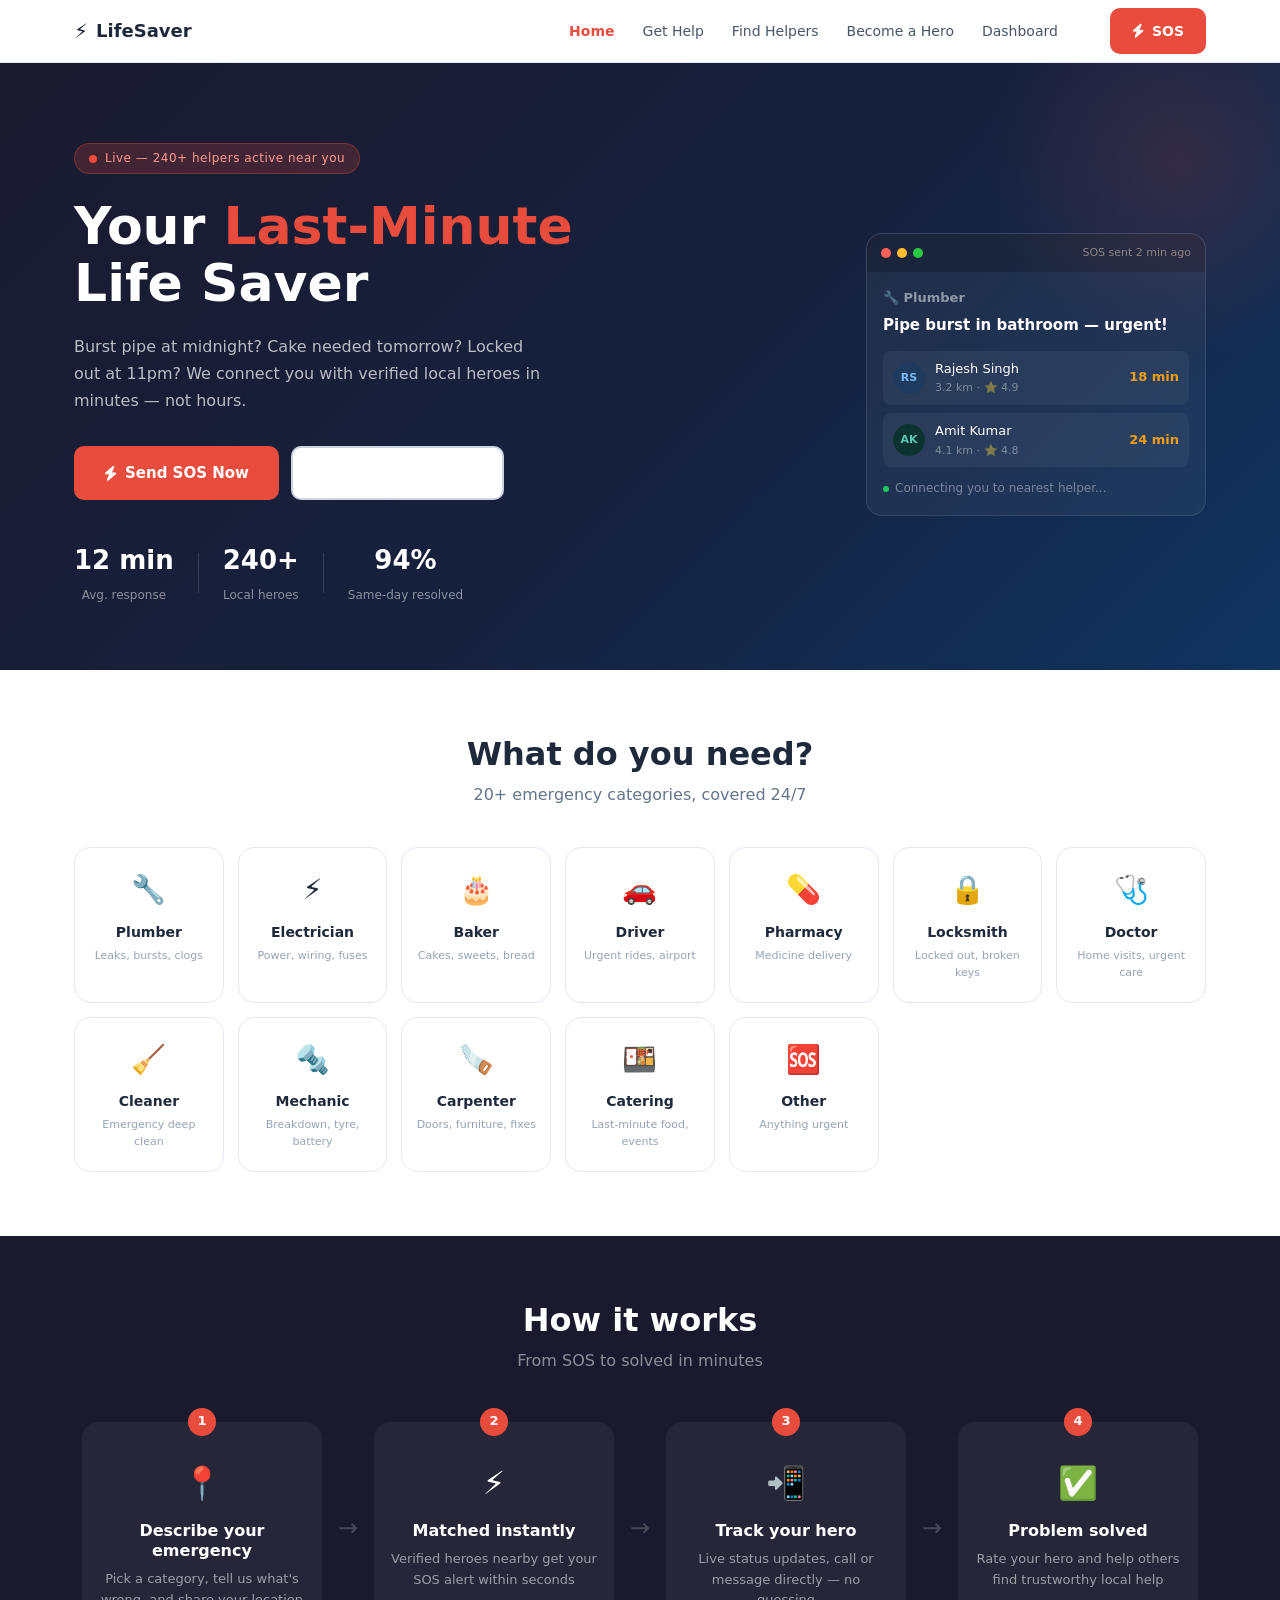
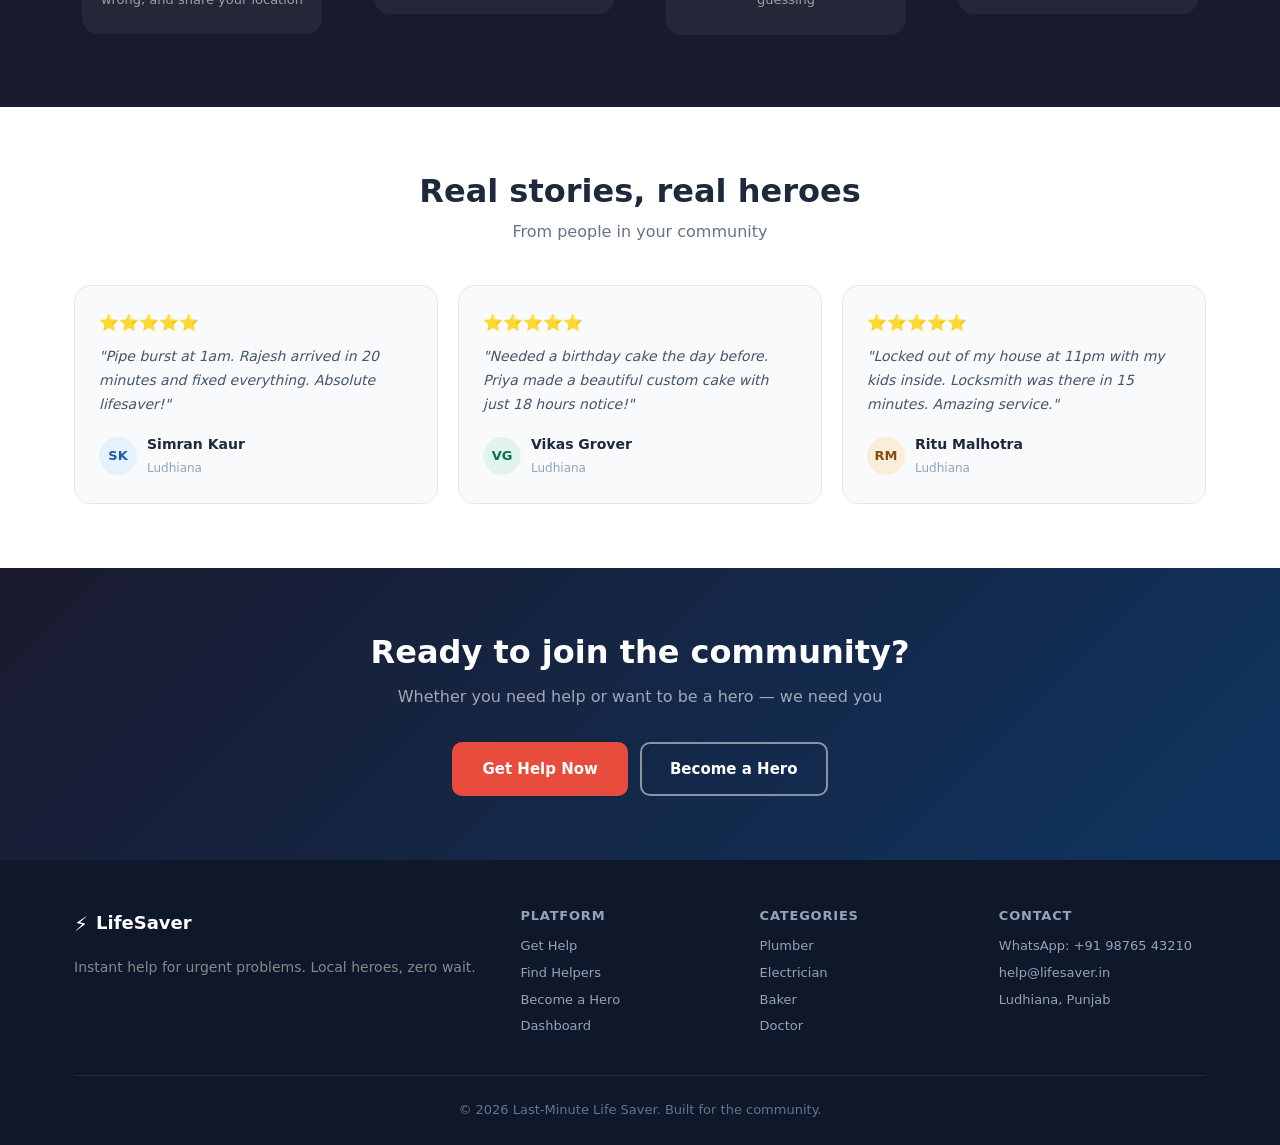
<file: last-minute-life-saver/last-minute-life-saver/index.html>
<!DOCTYPE html>
<html lang="en">
<head>
  <meta charset="UTF-8" />
  <meta name="viewport" content="width=device-width, initial-scale=1.0" />
  <title>Last-Minute Life Saver</title>
  <link rel="stylesheet" href="css/style.css" />
  <link rel="stylesheet" href="https://cdnjs.cloudflare.com/ajax/libs/font-awesome/6.5.0/css/all.min.css" />
</head>
<body>

  <!-- NAV -->
  <nav class="navbar">
    <div class="nav-inner">
      <a href="index.html" class="logo">
        <span class="logo-icon">⚡</span>
        <span>Life<strong>Saver</strong></span>
      </a>
      <div class="nav-links">
        <a href="index.html" class="active">Home</a>
        <a href="request.html">Get Help</a>
        <a href="helpers.html">Find Helpers</a>
        <a href="register-helper.html">Become a Hero</a>
        <a href="dashboard.html">Dashboard</a>
      </div>
      <a href="request.html" class="btn btn-danger nav-cta">
        <i class="fa fa-bolt"></i> SOS
      </a>
      <button class="hamburger" onclick="toggleMenu()">
        <i class="fa fa-bars"></i>
      </button>
    </div>
    <div class="mobile-menu" id="mobileMenu">
      <a href="index.html">Home</a>
      <a href="request.html">Get Help</a>
      <a href="helpers.html">Find Helpers</a>
      <a href="register-helper.html">Become a Hero</a>
      <a href="dashboard.html">Dashboard</a>
    </div>
  </nav>

  <!-- HERO -->
  <section class="hero-section">
    <div class="hero-glow"></div>
    <div class="container">
      <div class="hero-content">
        <div class="hero-badge">
          <span class="pulse-dot"></span> Live — 240+ helpers active near you
        </div>
        <h1>Your <span class="text-danger">Last-Minute</span><br>Life Saver</h1>
        <p class="hero-sub">Burst pipe at midnight? Cake needed tomorrow? Locked out at 11pm? We connect you with verified local heroes in minutes — not hours.</p>
        <div class="hero-btns">
          <a href="request.html" class="btn btn-danger btn-lg">
            <i class="fa fa-bolt"></i> Send SOS Now
          </a>
          <a href="register-helper.html" class="btn btn-outline btn-lg">
            <i class="fa fa-hand-holding-heart"></i> Become a Hero
          </a>
        </div>
        <div class="hero-stats">
          <div class="stat">
            <span class="stat-num">12 min</span>
            <span class="stat-label">Avg. response</span>
          </div>
          <div class="stat-divider"></div>
          <div class="stat">
            <span class="stat-num">240+</span>
            <span class="stat-label">Local heroes</span>
          </div>
          <div class="stat-divider"></div>
          <div class="stat">
            <span class="stat-num">94%</span>
            <span class="stat-label">Same-day resolved</span>
          </div>
        </div>
      </div>
      <div class="hero-card-preview">
        <div class="preview-card">
          <div class="preview-header">
            <span class="preview-dot red"></span>
            <span class="preview-dot yellow"></span>
            <span class="preview-dot green"></span>
            <span style="margin-left:auto;font-size:11px;color:#888">SOS sent 2 min ago</span>
          </div>
          <div class="preview-body">
            <div class="preview-category">🔧 Plumber</div>
            <div class="preview-msg">Pipe burst in bathroom — urgent!</div>
            <div class="preview-matches">
              <div class="match-item">
                <div class="match-avatar blue">RS</div>
                <div class="match-info">
                  <span class="match-name">Rajesh Singh</span>
                  <span class="match-detail">3.2 km · ⭐ 4.9</span>
                </div>
                <span class="match-eta">18 min</span>
              </div>
              <div class="match-item">
                <div class="match-avatar teal">AK</div>
                <div class="match-info">
                  <span class="match-name">Amit Kumar</span>
                  <span class="match-detail">4.1 km · ⭐ 4.8</span>
                </div>
                <span class="match-eta">24 min</span>
              </div>
            </div>
            <div class="preview-status">
              <span class="status-dot"></span> Connecting you to nearest helper...
            </div>
          </div>
        </div>
      </div>
    </div>
  </section>

  <!-- CATEGORIES -->
  <section class="section">
    <div class="container">
      <div class="section-header">
        <h2>What do you need?</h2>
        <p>20+ emergency categories, covered 24/7</p>
      </div>
      <div class="categories-grid">
        <a href="request.html?cat=plumber" class="cat-card">
          <span class="cat-emoji">🔧</span>
          <span class="cat-name">Plumber</span>
          <span class="cat-sub">Leaks, bursts, clogs</span>
        </a>
        <a href="request.html?cat=electrician" class="cat-card">
          <span class="cat-emoji">⚡</span>
          <span class="cat-name">Electrician</span>
          <span class="cat-sub">Power, wiring, fuses</span>
        </a>
        <a href="request.html?cat=baker" class="cat-card">
          <span class="cat-emoji">🎂</span>
          <span class="cat-name">Baker</span>
          <span class="cat-sub">Cakes, sweets, bread</span>
        </a>
        <a href="request.html?cat=driver" class="cat-card">
          <span class="cat-emoji">🚗</span>
          <span class="cat-name">Driver</span>
          <span class="cat-sub">Urgent rides, airport</span>
        </a>
        <a href="request.html?cat=pharmacy" class="cat-card">
          <span class="cat-emoji">💊</span>
          <span class="cat-name">Pharmacy</span>
          <span class="cat-sub">Medicine delivery</span>
        </a>
        <a href="request.html?cat=locksmith" class="cat-card">
          <span class="cat-emoji">🔒</span>
          <span class="cat-name">Locksmith</span>
          <span class="cat-sub">Locked out, broken keys</span>
        </a>
        <a href="request.html?cat=doctor" class="cat-card">
          <span class="cat-emoji">🩺</span>
          <span class="cat-name">Doctor</span>
          <span class="cat-sub">Home visits, urgent care</span>
        </a>
        <a href="request.html?cat=cleaner" class="cat-card">
          <span class="cat-emoji">🧹</span>
          <span class="cat-name">Cleaner</span>
          <span class="cat-sub">Emergency deep clean</span>
        </a>
        <a href="request.html?cat=mechanic" class="cat-card">
          <span class="cat-emoji">🔩</span>
          <span class="cat-name">Mechanic</span>
          <span class="cat-sub">Breakdown, tyre, battery</span>
        </a>
        <a href="request.html?cat=carpenter" class="cat-card">
          <span class="cat-emoji">🪚</span>
          <span class="cat-name">Carpenter</span>
          <span class="cat-sub">Doors, furniture, fixes</span>
        </a>
        <a href="request.html?cat=catering" class="cat-card">
          <span class="cat-emoji">🍱</span>
          <span class="cat-name">Catering</span>
          <span class="cat-sub">Last-minute food, events</span>
        </a>
        <a href="request.html?cat=other" class="cat-card">
          <span class="cat-emoji">🆘</span>
          <span class="cat-name">Other</span>
          <span class="cat-sub">Anything urgent</span>
        </a>
      </div>
    </div>
  </section>

  <!-- HOW IT WORKS -->
  <section class="section bg-dark-section">
    <div class="container">
      <div class="section-header light">
        <h2>How it works</h2>
        <p>From SOS to solved in minutes</p>
      </div>
      <div class="steps-row">
        <div class="step-card">
          <div class="step-num">1</div>
          <div class="step-icon">📍</div>
          <h3>Describe your emergency</h3>
          <p>Pick a category, tell us what's wrong, and share your location</p>
        </div>
        <div class="step-arrow">→</div>
        <div class="step-card">
          <div class="step-num">2</div>
          <div class="step-icon">⚡</div>
          <h3>Matched instantly</h3>
          <p>Verified heroes nearby get your SOS alert within seconds</p>
        </div>
        <div class="step-arrow">→</div>
        <div class="step-card">
          <div class="step-num">3</div>
          <div class="step-icon">📲</div>
          <h3>Track your hero</h3>
          <p>Live status updates, call or message directly — no guessing</p>
        </div>
        <div class="step-arrow">→</div>
        <div class="step-card">
          <div class="step-num">4</div>
          <div class="step-icon">✅</div>
          <h3>Problem solved</h3>
          <p>Rate your hero and help others find trustworthy local help</p>
        </div>
      </div>
    </div>
  </section>

  <!-- TESTIMONIALS -->
  <section class="section">
    <div class="container">
      <div class="section-header">
        <h2>Real stories, real heroes</h2>
        <p>From people in your community</p>
      </div>
      <div class="testimonials-grid">
        <div class="testimonial-card">
          <div class="stars">⭐⭐⭐⭐⭐</div>
          <p>"Pipe burst at 1am. Rajesh arrived in 20 minutes and fixed everything. Absolute lifesaver!"</p>
          <div class="testimonial-author">
            <div class="author-avatar" style="background:#E6F1FB;color:#185FA5">SK</div>
            <div>
              <strong>Simran Kaur</strong>
              <span>Ludhiana</span>
            </div>
          </div>
        </div>
        <div class="testimonial-card">
          <div class="stars">⭐⭐⭐⭐⭐</div>
          <p>"Needed a birthday cake the day before. Priya made a beautiful custom cake with just 18 hours notice!"</p>
          <div class="testimonial-author">
            <div class="author-avatar" style="background:#E1F5EE;color:#0F6E56">VG</div>
            <div>
              <strong>Vikas Grover</strong>
              <span>Ludhiana</span>
            </div>
          </div>
        </div>
        <div class="testimonial-card">
          <div class="stars">⭐⭐⭐⭐⭐</div>
          <p>"Locked out of my house at 11pm with my kids inside. Locksmith was there in 15 minutes. Amazing service."</p>
          <div class="testimonial-author">
            <div class="author-avatar" style="background:#FAEEDA;color:#854F0B">RM</div>
            <div>
              <strong>Ritu Malhotra</strong>
              <span>Ludhiana</span>
            </div>
          </div>
        </div>
      </div>
    </div>
  </section>

  <!-- CTA -->
  <section class="cta-section">
    <div class="container" style="text-align:center">
      <h2>Ready to join the community?</h2>
      <p>Whether you need help or want to be a hero — we need you</p>
      <div class="hero-btns" style="justify-content:center;margin-top:2rem">
        <a href="request.html" class="btn btn-danger btn-lg">Get Help Now</a>
        <a href="register-helper.html" class="btn btn-outline-light btn-lg">Become a Hero</a>
      </div>
    </div>
  </section>

  <!-- FOOTER -->
  <footer class="footer">
    <div class="container">
      <div class="footer-grid">
        <div>
          <div class="logo" style="margin-bottom:1rem">
            <span class="logo-icon">⚡</span>
            <span>Life<strong>Saver</strong></span>
          </div>
          <p style="color:#888;font-size:14px">Instant help for urgent problems. Local heroes, zero wait.</p>
        </div>
        <div>
          <h4>Platform</h4>
          <a href="request.html">Get Help</a>
          <a href="helpers.html">Find Helpers</a>
          <a href="register-helper.html">Become a Hero</a>
          <a href="dashboard.html">Dashboard</a>
        </div>
        <div>
          <h4>Categories</h4>
          <a href="request.html?cat=plumber">Plumber</a>
          <a href="request.html?cat=electrician">Electrician</a>
          <a href="request.html?cat=baker">Baker</a>
          <a href="request.html?cat=doctor">Doctor</a>
        </div>
        <div>
          <h4>Contact</h4>
          <a href="#">WhatsApp: +91 98765 43210</a>
          <a href="#">help@lifesaver.in</a>
          <a href="#">Ludhiana, Punjab</a>
        </div>
      </div>
      <div class="footer-bottom">
        <span>© 2026 Last-Minute Life Saver. Built for the community.</span>
      </div>
    </div>
  </footer>

  <script src="js/app.js"></script>
</body>
</html>
</file>
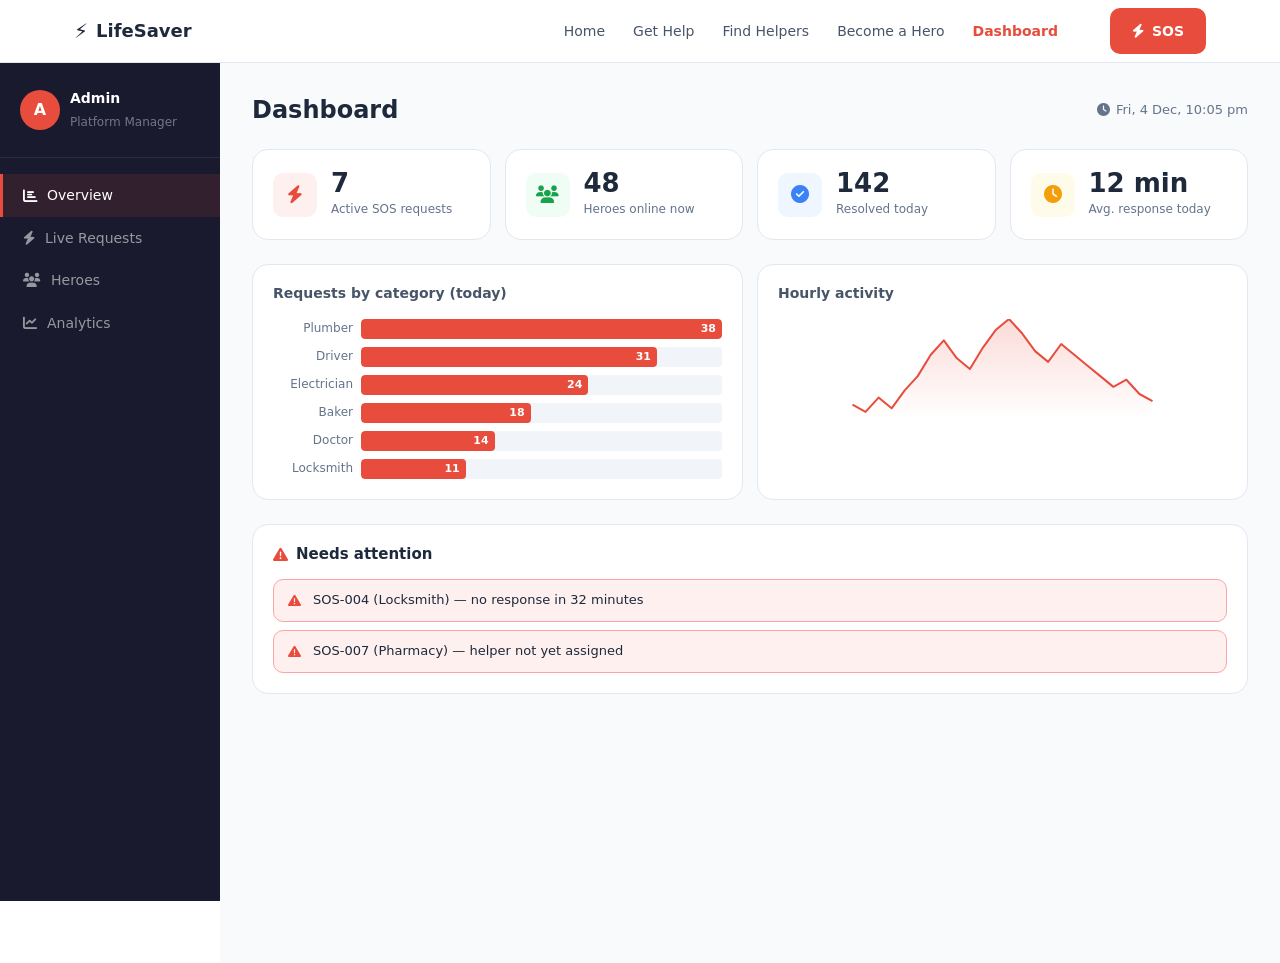
<file: last-minute-life-saver/last-minute-life-saver/dashboard.html>
<!DOCTYPE html>
<html lang="en">
<head>
  <meta charset="UTF-8" />
  <meta name="viewport" content="width=device-width, initial-scale=1.0" />
  <title>Dashboard — Last-Minute Life Saver</title>
  <link rel="stylesheet" href="css/style.css" />
  <link rel="stylesheet" href="https://cdnjs.cloudflare.com/ajax/libs/font-awesome/6.5.0/css/all.min.css" />
</head>
<body>

  <nav class="navbar">
    <div class="nav-inner">
      <a href="index.html" class="logo"><span class="logo-icon">⚡</span><span>Life<strong>Saver</strong></span></a>
      <div class="nav-links">
        <a href="index.html">Home</a>
        <a href="request.html">Get Help</a>
        <a href="helpers.html">Find Helpers</a>
        <a href="register-helper.html">Become a Hero</a>
        <a href="dashboard.html" class="active">Dashboard</a>
      </div>
      <a href="request.html" class="btn btn-danger nav-cta"><i class="fa fa-bolt"></i> SOS</a>
      <button class="hamburger" onclick="toggleMenu()"><i class="fa fa-bars"></i></button>
    </div>
    <div class="mobile-menu" id="mobileMenu">
      <a href="index.html">Home</a>
      <a href="request.html">Get Help</a>
      <a href="helpers.html">Find Helpers</a>
      <a href="register-helper.html">Become a Hero</a>
      <a href="dashboard.html">Dashboard</a>
    </div>
  </nav>

  <div class="dashboard-layout">

    <!-- Sidebar -->
    <aside class="sidebar">
      <div class="sidebar-user">
        <div class="sidebar-avatar">A</div>
        <div>
          <strong>Admin</strong>
          <span>Platform Manager</span>
        </div>
      </div>
      <nav class="sidebar-nav">
        <a href="#" class="sidebar-link active" data-tab="overview"><i class="fa fa-chart-bar"></i> Overview</a>
        <a href="#" class="sidebar-link" data-tab="requests"><i class="fa fa-bolt"></i> Live Requests</a>
        <a href="#" class="sidebar-link" data-tab="heroes"><i class="fa fa-users"></i> Heroes</a>
        <a href="#" class="sidebar-link" data-tab="analytics"><i class="fa fa-chart-line"></i> Analytics</a>
      </nav>
    </aside>

    <!-- Main content -->
    <main class="dashboard-main">

      <!-- Overview Tab -->
      <div id="tab-overview" class="dash-tab active">
        <div class="dash-header">
          <h1>Dashboard</h1>
          <div class="dash-date"><i class="fa fa-clock"></i> <span id="dashTime"></span></div>
        </div>

        <!-- Stat cards -->
        <div class="stat-cards">
          <div class="stat-card">
            <div class="stat-card-icon red"><i class="fa fa-bolt"></i></div>
            <div class="stat-card-body">
              <div class="stat-card-num" id="liveRequests">7</div>
              <div class="stat-card-label">Active SOS requests</div>
            </div>
          </div>
          <div class="stat-card">
            <div class="stat-card-icon green"><i class="fa fa-users"></i></div>
            <div class="stat-card-body">
              <div class="stat-card-num">48</div>
              <div class="stat-card-label">Heroes online now</div>
            </div>
          </div>
          <div class="stat-card">
            <div class="stat-card-icon blue"><i class="fa fa-check-circle"></i></div>
            <div class="stat-card-body">
              <div class="stat-card-num">142</div>
              <div class="stat-card-label">Resolved today</div>
            </div>
          </div>
          <div class="stat-card">
            <div class="stat-card-icon yellow"><i class="fa fa-clock"></i></div>
            <div class="stat-card-body">
              <div class="stat-card-num">12 min</div>
              <div class="stat-card-label">Avg. response today</div>
            </div>
          </div>
        </div>

        <!-- Quick charts row -->
        <div class="charts-row">
          <div class="chart-card">
            <h3>Requests by category (today)</h3>
            <div class="bar-chart" id="categoryChart"></div>
          </div>
          <div class="chart-card">
            <h3>Hourly activity</h3>
            <div class="line-chart-wrapper" id="hourlyChart"></div>
          </div>
        </div>

        <!-- Unresolved alerts -->
        <div class="alert-section">
          <h3><i class="fa fa-triangle-exclamation" style="color:#e74c3c"></i> Needs attention</h3>
          <div class="alert-list" id="alertList"></div>
        </div>
      </div>

      <!-- Requests Tab -->
      <div id="tab-requests" class="dash-tab">
        <div class="dash-header">
          <h1>Live Requests</h1>
          <button class="btn btn-sm btn-outline" onclick="refreshRequests()"><i class="fa fa-rotate"></i> Refresh</button>
        </div>

        <div class="request-filter-row">
          <button class="filter-pill active" onclick="filterReq('all', this)">All</button>
          <button class="filter-pill" onclick="filterReq('active', this)">🔴 Active</button>
          <button class="filter-pill" onclick="filterReq('en-route', this)">🚗 En route</button>
          <button class="filter-pill" onclick="filterReq('resolved', this)">✅ Resolved</button>
        </div>

        <div class="requests-table-wrap">
          <table class="requests-table" id="requestsTable">
            <thead>
              <tr>
                <th>ID</th><th>Category</th><th>Person</th><th>Location</th><th>Urgency</th><th>Hero</th><th>Status</th><th>Time</th>
              </tr>
            </thead>
            <tbody id="requestsBody"></tbody>
          </table>
        </div>
      </div>

      <!-- Heroes Tab -->
      <div id="tab-heroes" class="dash-tab">
        <div class="dash-header">
          <h1>Heroes</h1>
          <a href="register-helper.html" class="btn btn-teal btn-sm">+ Add Hero</a>
        </div>

        <div class="heroes-dash-grid" id="heroesDashGrid"></div>
      </div>

      <!-- Analytics Tab -->
      <div id="tab-analytics" class="dash-tab">
        <div class="dash-header"><h1>Analytics</h1></div>

        <div class="analytics-grid">
          <div class="analytics-card">
            <h3>This week</h3>
            <div class="analytics-big-num">847</div>
            <div class="analytics-big-label">Total requests</div>
            <div class="analytics-change positive"><i class="fa fa-arrow-up"></i> 23% vs last week</div>
          </div>
          <div class="analytics-card">
            <h3>Resolution rate</h3>
            <div class="analytics-big-num">94%</div>
            <div class="analytics-big-label">Same-day resolved</div>
            <div class="analytics-change positive"><i class="fa fa-arrow-up"></i> 2% vs last week</div>
          </div>
          <div class="analytics-card">
            <h3>Avg. rating</h3>
            <div class="analytics-big-num">4.8 ⭐</div>
            <div class="analytics-big-label">Across all heroes</div>
            <div class="analytics-change positive"><i class="fa fa-arrow-up"></i> Steady</div>
          </div>
          <div class="analytics-card">
            <h3>New heroes</h3>
            <div class="analytics-big-num">+18</div>
            <div class="analytics-big-label">Joined this week</div>
            <div class="analytics-change positive"><i class="fa fa-arrow-up"></i> 12% growth</div>
          </div>
        </div>

        <div class="top-cats-section">
          <h3>Top categories this week</h3>
          <div class="top-cats-list" id="topCatsList"></div>
        </div>
      </div>

    </main>
  </div>

  <script src="js/app.js"></script>
  <script src="js/dashboard.js"></script>
</body>
</html>
</file>
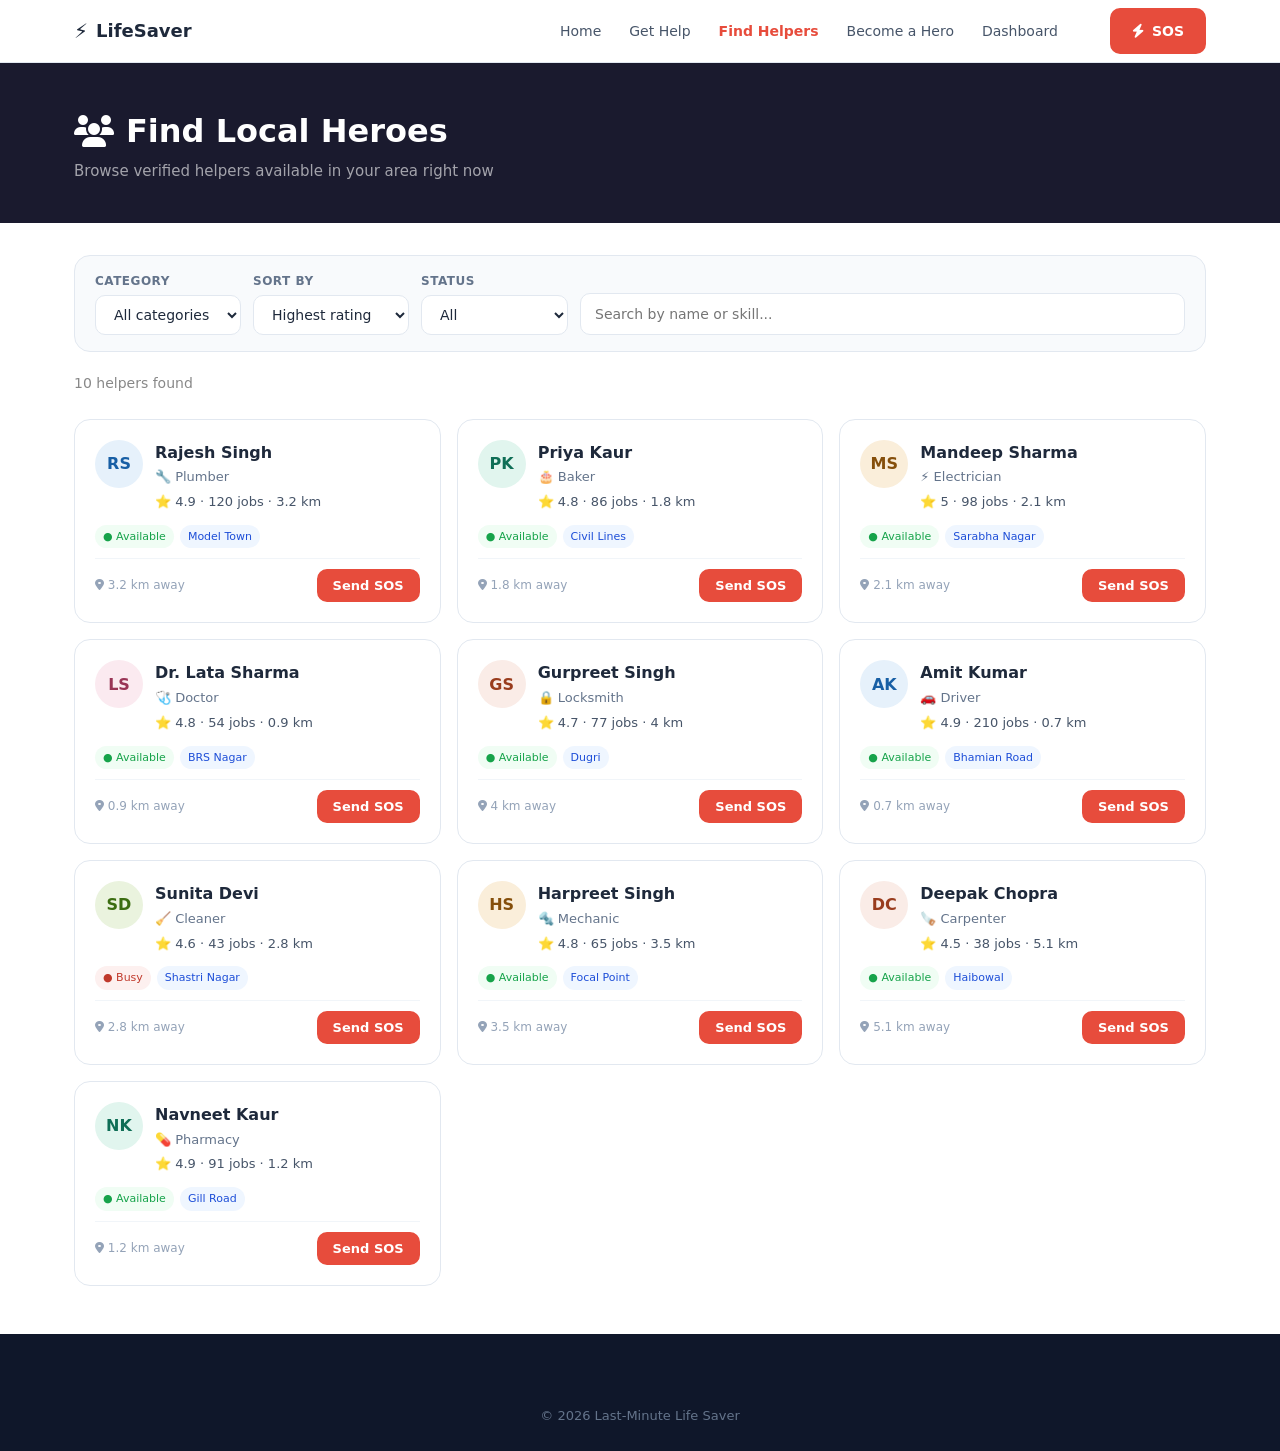
<file: last-minute-life-saver/last-minute-life-saver/helpers.html>
<!DOCTYPE html>
<html lang="en">
<head>
  <meta charset="UTF-8" />
  <meta name="viewport" content="width=device-width, initial-scale=1.0" />
  <title>Find Helpers — Last-Minute Life Saver</title>
  <link rel="stylesheet" href="css/style.css" />
  <link rel="stylesheet" href="https://cdnjs.cloudflare.com/ajax/libs/font-awesome/6.5.0/css/all.min.css" />
</head>
<body>

  <nav class="navbar">
    <div class="nav-inner">
      <a href="index.html" class="logo"><span class="logo-icon">⚡</span><span>Life<strong>Saver</strong></span></a>
      <div class="nav-links">
        <a href="index.html">Home</a>
        <a href="request.html">Get Help</a>
        <a href="helpers.html" class="active">Find Helpers</a>
        <a href="register-helper.html">Become a Hero</a>
        <a href="dashboard.html">Dashboard</a>
      </div>
      <a href="request.html" class="btn btn-danger nav-cta"><i class="fa fa-bolt"></i> SOS</a>
      <button class="hamburger" onclick="toggleMenu()"><i class="fa fa-bars"></i></button>
    </div>
    <div class="mobile-menu" id="mobileMenu">
      <a href="index.html">Home</a>
      <a href="request.html">Get Help</a>
      <a href="helpers.html">Find Helpers</a>
      <a href="register-helper.html">Become a Hero</a>
      <a href="dashboard.html">Dashboard</a>
    </div>
  </nav>

  <div class="page-header">
    <div class="container">
      <h1><i class="fa fa-users"></i> Find Local Heroes</h1>
      <p>Browse verified helpers available in your area right now</p>
    </div>
  </div>

  <div class="container" style="padding-top:2rem;padding-bottom:3rem">

    <!-- Filters -->
    <div class="filters-bar">
      <div class="filter-group">
        <label>Category</label>
        <select id="filterCat" onchange="filterHelpers()">
          <option value="all">All categories</option>
          <option value="plumber">🔧 Plumber</option>
          <option value="electrician">⚡ Electrician</option>
          <option value="baker">🎂 Baker</option>
          <option value="driver">🚗 Driver</option>
          <option value="pharmacy">💊 Pharmacy</option>
          <option value="locksmith">🔒 Locksmith</option>
          <option value="doctor">🩺 Doctor</option>
          <option value="cleaner">🧹 Cleaner</option>
          <option value="mechanic">🔩 Mechanic</option>
          <option value="carpenter">🪚 Carpenter</option>
        </select>
      </div>
      <div class="filter-group">
        <label>Sort by</label>
        <select id="filterSort" onchange="filterHelpers()">
          <option value="rating">Highest rating</option>
          <option value="distance">Nearest first</option>
          <option value="jobs">Most jobs done</option>
        </select>
      </div>
      <div class="filter-group">
        <label>Status</label>
        <select id="filterStatus" onchange="filterHelpers()">
          <option value="all">All</option>
          <option value="available">Available now</option>
          <option value="busy">Busy</option>
        </select>
      </div>
      <div class="filter-search">
        <input type="text" id="searchInput" placeholder="Search by name or skill..." oninput="filterHelpers()" />
      </div>
    </div>

    <p id="resultsCount" style="font-size:14px;color:#888;margin-bottom:1.5rem"></p>

    <!-- Helpers Grid -->
    <div class="helpers-grid" id="helpersGrid"></div>
  </div>

  <!-- Helper Detail Modal -->
  <div class="modal-overlay" id="helperModal" style="display:none">
    <div class="modal modal-large">
      <button class="modal-close" onclick="closeHelperModal()"><i class="fa fa-xmark"></i></button>
      <div id="helperModalContent"></div>
    </div>
  </div>

  <footer class="footer">
    <div class="container">
      <div class="footer-bottom" style="border:none;padding-top:1.5rem">
        <span>© 2026 Last-Minute Life Saver</span>
      </div>
    </div>
  </footer>

  <script src="js/app.js"></script>
  <script src="js/helpers.js"></script>
</body>
</html>
</file>
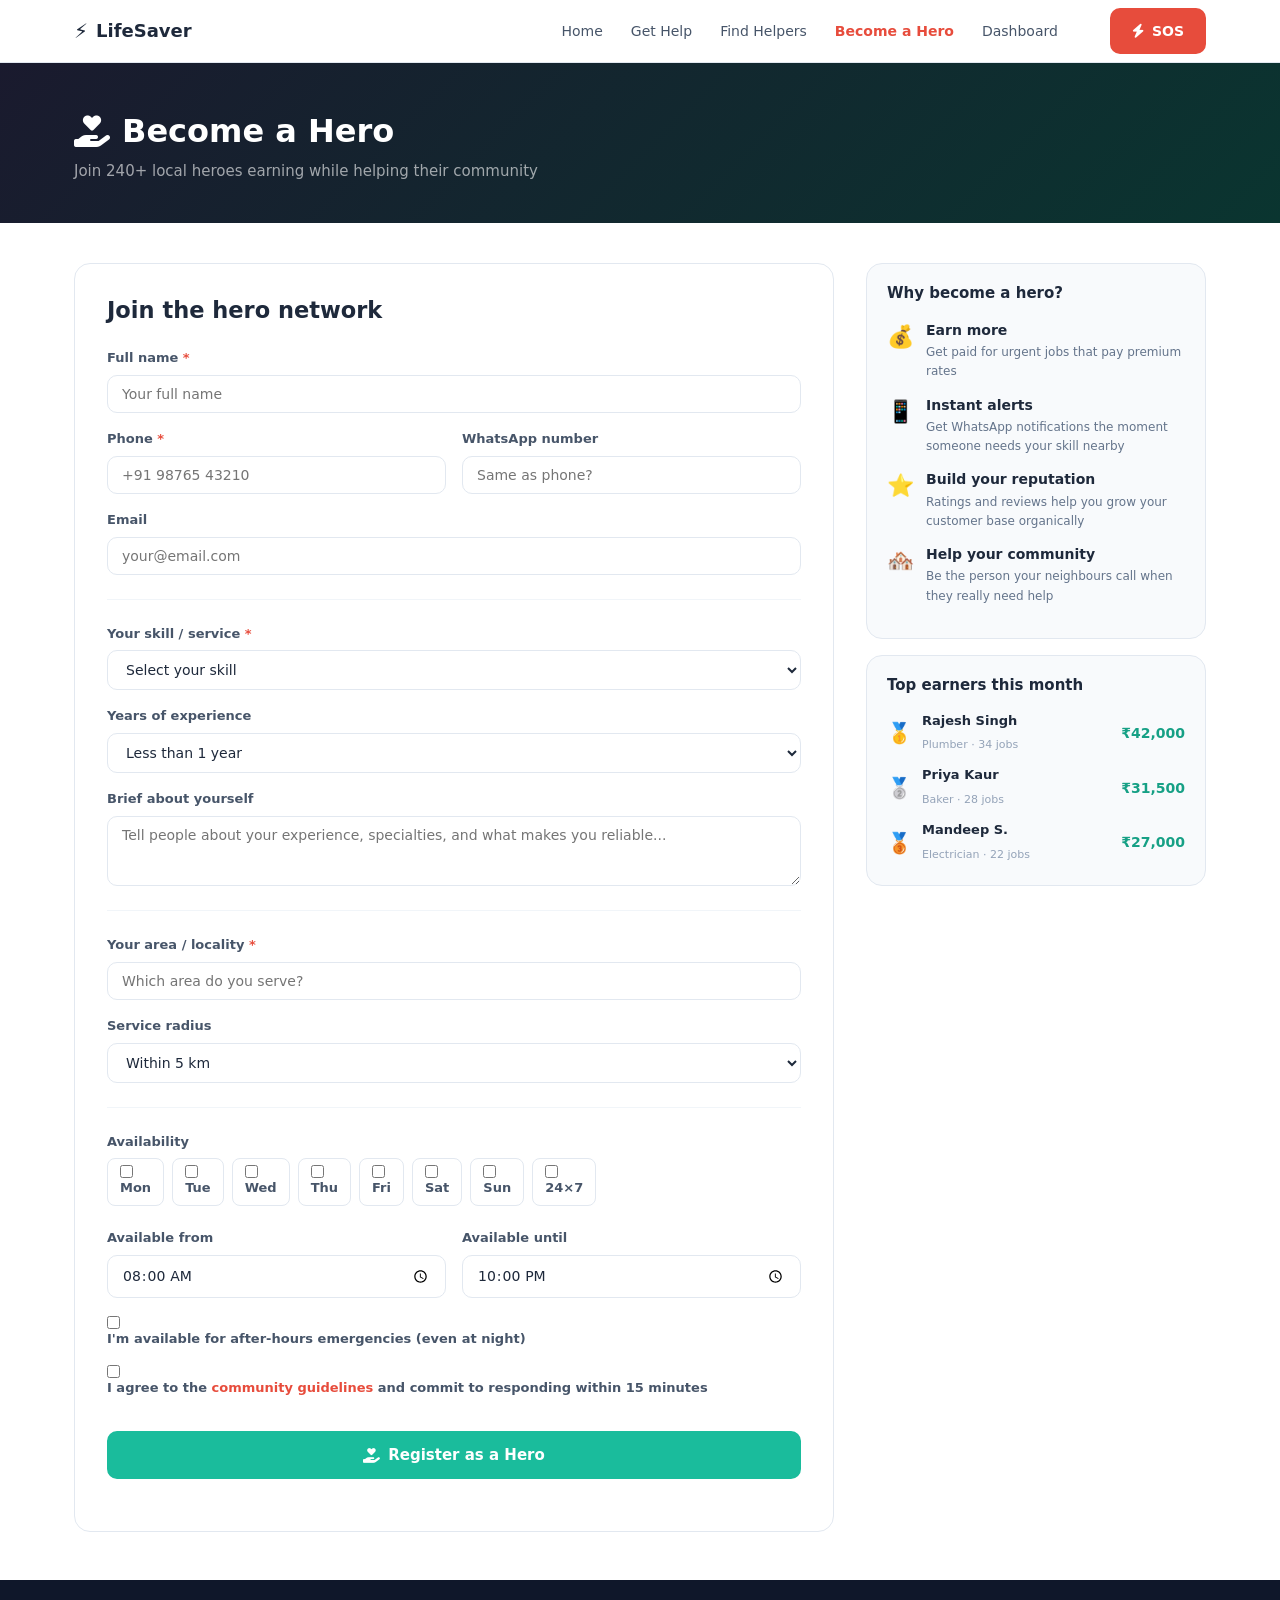
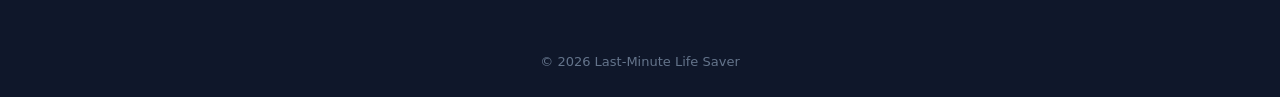
<file: last-minute-life-saver/last-minute-life-saver/register-helper.html>
<!DOCTYPE html>
<html lang="en">
<head>
  <meta charset="UTF-8" />
  <meta name="viewport" content="width=device-width, initial-scale=1.0" />
  <title>Become a Hero — Last-Minute Life Saver</title>
  <link rel="stylesheet" href="css/style.css" />
  <link rel="stylesheet" href="https://cdnjs.cloudflare.com/ajax/libs/font-awesome/6.5.0/css/all.min.css" />
</head>
<body>

  <nav class="navbar">
    <div class="nav-inner">
      <a href="index.html" class="logo"><span class="logo-icon">⚡</span><span>Life<strong>Saver</strong></span></a>
      <div class="nav-links">
        <a href="index.html">Home</a>
        <a href="request.html">Get Help</a>
        <a href="helpers.html">Find Helpers</a>
        <a href="register-helper.html" class="active">Become a Hero</a>
        <a href="dashboard.html">Dashboard</a>
      </div>
      <a href="request.html" class="btn btn-danger nav-cta"><i class="fa fa-bolt"></i> SOS</a>
      <button class="hamburger" onclick="toggleMenu()"><i class="fa fa-bars"></i></button>
    </div>
    <div class="mobile-menu" id="mobileMenu">
      <a href="index.html">Home</a>
      <a href="request.html">Get Help</a>
      <a href="helpers.html">Find Helpers</a>
      <a href="register-helper.html">Become a Hero</a>
      <a href="dashboard.html">Dashboard</a>
    </div>
  </nav>

  <div class="page-header teal-header">
    <div class="container">
      <h1><i class="fa fa-hand-holding-heart"></i> Become a Hero</h1>
      <p>Join 240+ local heroes earning while helping their community</p>
    </div>
  </div>

  <div class="container" style="padding-top:2.5rem;padding-bottom:3rem">
    <div class="register-layout">

      <div class="register-form-col">
        <div class="form-card">
          <h2 style="margin-bottom:1.5rem">Join the hero network</h2>

          <div class="form-section" style="border:none;padding:0">
            <div class="form-group">
              <label>Full name <span class="required">*</span></label>
              <input type="text" id="heroName" placeholder="Your full name" />
            </div>
            <div class="form-row-2">
              <div class="form-group">
                <label>Phone <span class="required">*</span></label>
                <input type="tel" id="heroPhone" placeholder="+91 98765 43210" />
              </div>
              <div class="form-group">
                <label>WhatsApp number</label>
                <input type="tel" id="heroWhatsapp" placeholder="Same as phone?" />
              </div>
            </div>
            <div class="form-group">
              <label>Email</label>
              <input type="email" id="heroEmail" placeholder="your@email.com" />
            </div>

            <hr class="form-divider" />

            <div class="form-group">
              <label>Your skill / service <span class="required">*</span></label>
              <select id="heroSkill">
                <option value="">Select your skill</option>
                <option value="plumber">🔧 Plumber</option>
                <option value="electrician">⚡ Electrician</option>
                <option value="baker">🎂 Baker / Pastry Chef</option>
                <option value="driver">🚗 Driver</option>
                <option value="pharmacy">💊 Pharmacy / Medicine delivery</option>
                <option value="locksmith">🔒 Locksmith</option>
                <option value="doctor">🩺 Doctor / Nurse</option>
                <option value="cleaner">🧹 Cleaner</option>
                <option value="mechanic">🔩 Mechanic</option>
                <option value="carpenter">🪚 Carpenter</option>
                <option value="catering">🍱 Caterer / Cook</option>
                <option value="other">🆘 Other (specify below)</option>
              </select>
            </div>

            <div class="form-group" id="otherSkillGroup" style="display:none">
              <label>Specify your skill</label>
              <input type="text" id="otherSkill" placeholder="E.g. AC repair, painter, tutor..." />
            </div>

            <div class="form-group">
              <label>Years of experience</label>
              <select id="heroExp">
                <option value="0-1">Less than 1 year</option>
                <option value="1-3">1–3 years</option>
                <option value="3-5">3–5 years</option>
                <option value="5-10">5–10 years</option>
                <option value="10+">10+ years</option>
              </select>
            </div>

            <div class="form-group">
              <label>Brief about yourself</label>
              <textarea id="heroBio" rows="3" placeholder="Tell people about your experience, specialties, and what makes you reliable..."></textarea>
            </div>

            <hr class="form-divider" />

            <div class="form-group">
              <label>Your area / locality <span class="required">*</span></label>
              <input type="text" id="heroArea" placeholder="Which area do you serve?" />
            </div>

            <div class="form-group">
              <label>Service radius</label>
              <select id="heroRadius">
                <option value="2">Within 2 km</option>
                <option value="5" selected>Within 5 km</option>
                <option value="10">Within 10 km</option>
                <option value="20">Within 20 km</option>
                <option value="city">Entire city</option>
              </select>
            </div>

            <hr class="form-divider" />

            <div class="form-group">
              <label>Availability</label>
              <div class="availability-grid" id="availabilityGrid">
                <label class="avail-label"><input type="checkbox" value="mon" /> Mon</label>
                <label class="avail-label"><input type="checkbox" value="tue" /> Tue</label>
                <label class="avail-label"><input type="checkbox" value="wed" /> Wed</label>
                <label class="avail-label"><input type="checkbox" value="thu" /> Thu</label>
                <label class="avail-label"><input type="checkbox" value="fri" /> Fri</label>
                <label class="avail-label"><input type="checkbox" value="sat" /> Sat</label>
                <label class="avail-label"><input type="checkbox" value="sun" /> Sun</label>
                <label class="avail-label"><input type="checkbox" value="24x7" id="alwaysOn" /> 24×7</label>
              </div>
            </div>

            <div class="form-row-2">
              <div class="form-group">
                <label>Available from</label>
                <input type="time" id="availFrom" value="08:00" />
              </div>
              <div class="form-group">
                <label>Available until</label>
                <input type="time" id="availTo" value="22:00" />
              </div>
            </div>

            <div class="form-group">
              <label class="checkbox-label">
                <input type="checkbox" id="emergency247" />
                <span>I'm available for after-hours emergencies (even at night)</span>
              </label>
            </div>

            <div class="form-group">
              <label class="checkbox-label">
                <input type="checkbox" id="termsAccept" />
                <span>I agree to the <a href="#" style="color:var(--red)">community guidelines</a> and commit to responding within 15 minutes</span>
              </label>
            </div>

            <button class="btn btn-teal btn-lg btn-full" onclick="registerHero()" style="margin-top:1rem">
              <i class="fa fa-hand-holding-heart"></i> Register as a Hero
            </button>
          </div>
        </div>
      </div>

      <!-- Right: Benefits -->
      <div class="register-info-col">
        <div class="benefit-card">
          <h3>Why become a hero?</h3>
          <div class="benefit-item">
            <div class="benefit-icon">💰</div>
            <div>
              <strong>Earn more</strong>
              <p>Get paid for urgent jobs that pay premium rates</p>
            </div>
          </div>
          <div class="benefit-item">
            <div class="benefit-icon">📱</div>
            <div>
              <strong>Instant alerts</strong>
              <p>Get WhatsApp notifications the moment someone needs your skill nearby</p>
            </div>
          </div>
          <div class="benefit-item">
            <div class="benefit-icon">⭐</div>
            <div>
              <strong>Build your reputation</strong>
              <p>Ratings and reviews help you grow your customer base organically</p>
            </div>
          </div>
          <div class="benefit-item">
            <div class="benefit-icon">🏘️</div>
            <div>
              <strong>Help your community</strong>
              <p>Be the person your neighbours call when they really need help</p>
            </div>
          </div>
        </div>

        <div class="benefit-card" style="margin-top:1rem">
          <h3>Top earners this month</h3>
          <div class="leaderboard">
            <div class="lb-row">
              <span class="lb-rank gold">🥇</span>
              <div class="lb-info">
                <strong>Rajesh Singh</strong>
                <span>Plumber · 34 jobs</span>
              </div>
              <span class="lb-earn">₹42,000</span>
            </div>
            <div class="lb-row">
              <span class="lb-rank silver">🥈</span>
              <div class="lb-info">
                <strong>Priya Kaur</strong>
                <span>Baker · 28 jobs</span>
              </div>
              <span class="lb-earn">₹31,500</span>
            </div>
            <div class="lb-row">
              <span class="lb-rank bronze">🥉</span>
              <div class="lb-info">
                <strong>Mandeep S.</strong>
                <span>Electrician · 22 jobs</span>
              </div>
              <span class="lb-earn">₹27,000</span>
            </div>
          </div>
        </div>
      </div>
    </div>
  </div>

  <!-- Success Modal -->
  <div class="modal-overlay" id="heroSuccessModal" style="display:none">
    <div class="modal">
      <div class="modal-icon success">🦸</div>
      <h2>Welcome, Hero!</h2>
      <p>You're now part of the Last-Minute Life Saver network.</p>
      <p style="color:#888;font-size:14px;margin-top:8px">You'll start receiving WhatsApp alerts for nearby requests matching your skills.</p>
      <div class="modal-actions">
        <a href="dashboard.html" class="btn btn-teal btn-full">Go to Dashboard →</a>
        <button class="btn btn-outline btn-full" onclick="closeHeroModal()" style="margin-top:8px">Back to Home</button>
      </div>
    </div>
  </div>

  <footer class="footer">
    <div class="container">
      <div class="footer-bottom" style="border:none;padding-top:1.5rem">
        <span>© 2026 Last-Minute Life Saver</span>
      </div>
    </div>
  </footer>

  <script src="js/app.js"></script>
  <script src="js/register.js"></script>
</body>
</html>
</file>
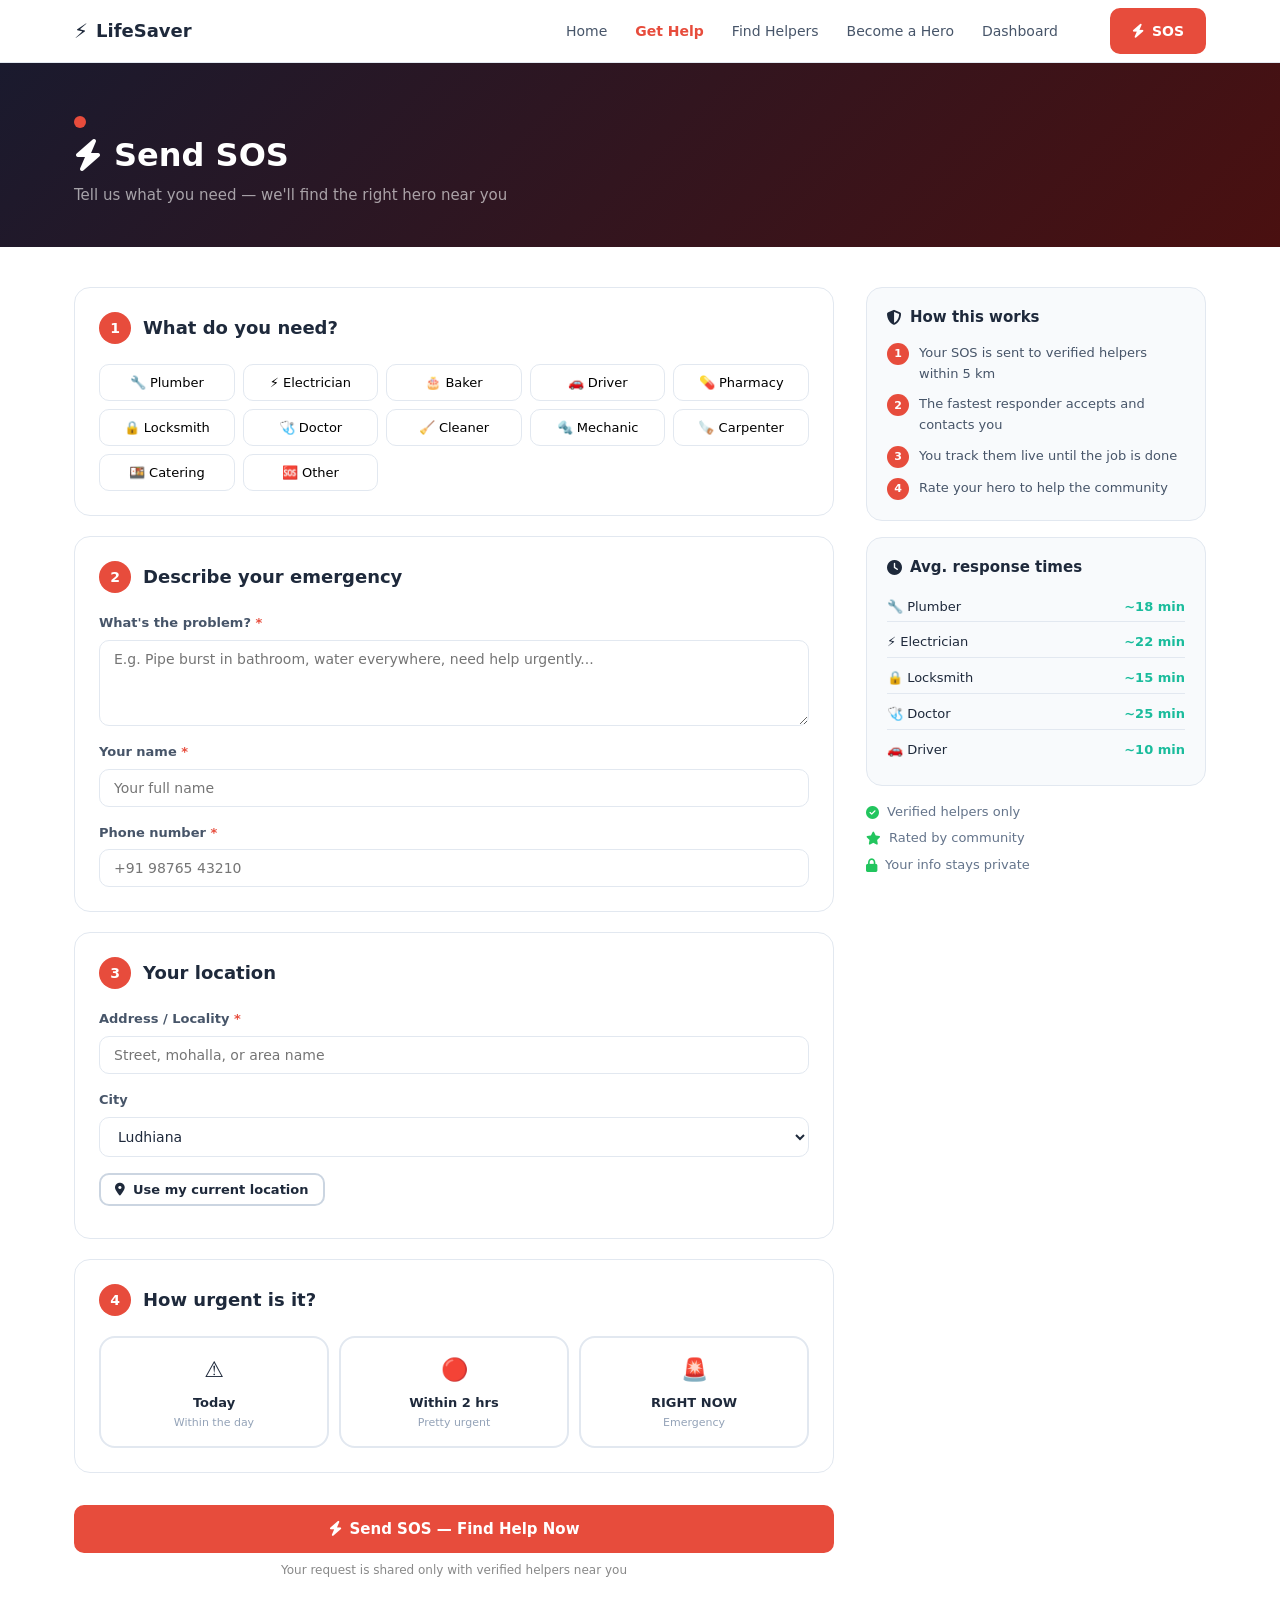
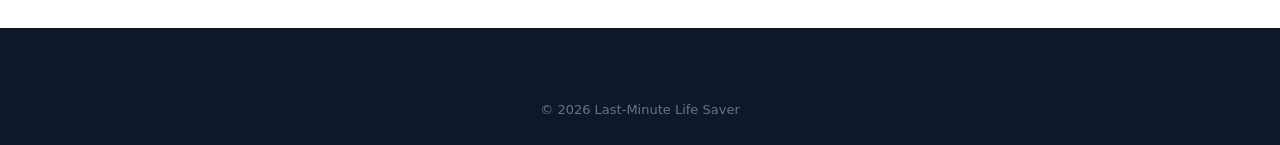
<file: last-minute-life-saver/last-minute-life-saver/request.html>
<!DOCTYPE html>
<html lang="en">
<head>
  <meta charset="UTF-8" />
  <meta name="viewport" content="width=device-width, initial-scale=1.0" />
  <title>Send SOS — Last-Minute Life Saver</title>
  <link rel="stylesheet" href="css/style.css" />
  <link rel="stylesheet" href="https://cdnjs.cloudflare.com/ajax/libs/font-awesome/6.5.0/css/all.min.css" />
</head>
<body>

  <nav class="navbar">
    <div class="nav-inner">
      <a href="index.html" class="logo">
        <span class="logo-icon">⚡</span>
        <span>Life<strong>Saver</strong></span>
      </a>
      <div class="nav-links">
        <a href="index.html">Home</a>
        <a href="request.html" class="active">Get Help</a>
        <a href="helpers.html">Find Helpers</a>
        <a href="register-helper.html">Become a Hero</a>
        <a href="dashboard.html">Dashboard</a>
      </div>
      <a href="request.html" class="btn btn-danger nav-cta"><i class="fa fa-bolt"></i> SOS</a>
      <button class="hamburger" onclick="toggleMenu()"><i class="fa fa-bars"></i></button>
    </div>
    <div class="mobile-menu" id="mobileMenu">
      <a href="index.html">Home</a>
      <a href="request.html">Get Help</a>
      <a href="helpers.html">Find Helpers</a>
      <a href="register-helper.html">Become a Hero</a>
      <a href="dashboard.html">Dashboard</a>
    </div>
  </nav>

  <div class="page-header red-header">
    <div class="container">
      <div class="pulse-dot large"></div>
      <h1><i class="fa fa-bolt"></i> Send SOS</h1>
      <p>Tell us what you need — we'll find the right hero near you</p>
    </div>
  </div>

  <div class="container" style="padding-top:2.5rem;padding-bottom:3rem">
    <div class="request-layout">

      <!-- LEFT: Form -->
      <div class="request-form-col">

        <!-- Step 1: Category -->
        <div class="form-section" id="step1">
          <div class="form-section-header">
            <div class="step-badge">1</div>
            <h2>What do you need?</h2>
          </div>
          <div class="cat-select-grid" id="catGrid">
            <button class="cat-select-btn" data-cat="plumber" onclick="selectCategory(this)">🔧 Plumber</button>
            <button class="cat-select-btn" data-cat="electrician" onclick="selectCategory(this)">⚡ Electrician</button>
            <button class="cat-select-btn" data-cat="baker" onclick="selectCategory(this)">🎂 Baker</button>
            <button class="cat-select-btn" data-cat="driver" onclick="selectCategory(this)">🚗 Driver</button>
            <button class="cat-select-btn" data-cat="pharmacy" onclick="selectCategory(this)">💊 Pharmacy</button>
            <button class="cat-select-btn" data-cat="locksmith" onclick="selectCategory(this)">🔒 Locksmith</button>
            <button class="cat-select-btn" data-cat="doctor" onclick="selectCategory(this)">🩺 Doctor</button>
            <button class="cat-select-btn" data-cat="cleaner" onclick="selectCategory(this)">🧹 Cleaner</button>
            <button class="cat-select-btn" data-cat="mechanic" onclick="selectCategory(this)">🔩 Mechanic</button>
            <button class="cat-select-btn" data-cat="carpenter" onclick="selectCategory(this)">🪚 Carpenter</button>
            <button class="cat-select-btn" data-cat="catering" onclick="selectCategory(this)">🍱 Catering</button>
            <button class="cat-select-btn" data-cat="other" onclick="selectCategory(this)">🆘 Other</button>
          </div>
        </div>

        <!-- Step 2: Details -->
        <div class="form-section" id="step2">
          <div class="form-section-header">
            <div class="step-badge">2</div>
            <h2>Describe your emergency</h2>
          </div>
          <div class="form-group">
            <label>What's the problem? <span class="required">*</span></label>
            <textarea id="description" rows="4" placeholder="E.g. Pipe burst in bathroom, water everywhere, need help urgently..."></textarea>
          </div>
          <div class="form-group">
            <label>Your name <span class="required">*</span></label>
            <input type="text" id="name" placeholder="Your full name" />
          </div>
          <div class="form-group">
            <label>Phone number <span class="required">*</span></label>
            <input type="tel" id="phone" placeholder="+91 98765 43210" />
          </div>
        </div>

        <!-- Step 3: Location -->
        <div class="form-section" id="step3">
          <div class="form-section-header">
            <div class="step-badge">3</div>
            <h2>Your location</h2>
          </div>
          <div class="form-group">
            <label>Address / Locality <span class="required">*</span></label>
            <input type="text" id="location" placeholder="Street, mohalla, or area name" />
          </div>
          <div class="form-group">
            <label>City</label>
            <select id="city">
              <option value="ludhiana">Ludhiana</option>
              <option value="amritsar">Amritsar</option>
              <option value="chandigarh">Chandigarh</option>
              <option value="jalandhar">Jalandhar</option>
              <option value="other">Other</option>
            </select>
          </div>
          <button class="btn btn-outline btn-sm" onclick="getLocation()">
            <i class="fa fa-location-dot"></i> Use my current location
          </button>
          <p id="locationStatus" style="font-size:12px;color:#888;margin-top:8px"></p>
        </div>

        <!-- Step 4: Urgency -->
        <div class="form-section" id="step4">
          <div class="form-section-header">
            <div class="step-badge">4</div>
            <h2>How urgent is it?</h2>
          </div>
          <div class="urgency-options">
            <label class="urgency-label" data-level="today">
              <input type="radio" name="urgency" value="today" />
              <div class="urgency-card yellow">
                <span class="urgency-icon">⚠️</span>
                <span class="urgency-title">Today</span>
                <span class="urgency-sub">Within the day</span>
              </div>
            </label>
            <label class="urgency-label" data-level="2hrs">
              <input type="radio" name="urgency" value="2hrs" />
              <div class="urgency-card orange">
                <span class="urgency-icon">🔴</span>
                <span class="urgency-title">Within 2 hrs</span>
                <span class="urgency-sub">Pretty urgent</span>
              </div>
            </label>
            <label class="urgency-label" data-level="now">
              <input type="radio" name="urgency" value="now" />
              <div class="urgency-card red">
                <span class="urgency-icon">🚨</span>
                <span class="urgency-title">RIGHT NOW</span>
                <span class="urgency-sub">Emergency</span>
              </div>
            </label>
          </div>
        </div>

        <!-- Submit -->
        <div style="margin-top:2rem">
          <button class="btn btn-danger btn-lg btn-full" onclick="submitSOS()">
            <i class="fa fa-bolt"></i> Send SOS — Find Help Now
          </button>
          <p style="font-size:12px;color:#888;text-align:center;margin-top:8px">
            Your request is shared only with verified helpers near you
          </p>
        </div>
      </div>

      <!-- RIGHT: Info panel -->
      <div class="request-info-col">
        <div class="info-card">
          <h3><i class="fa fa-shield-halved"></i> How this works</h3>
          <div class="info-steps">
            <div class="info-step">
              <div class="info-step-num">1</div>
              <div>Your SOS is sent to verified helpers within 5 km</div>
            </div>
            <div class="info-step">
              <div class="info-step-num">2</div>
              <div>The fastest responder accepts and contacts you</div>
            </div>
            <div class="info-step">
              <div class="info-step-num">3</div>
              <div>You track them live until the job is done</div>
            </div>
            <div class="info-step">
              <div class="info-step-num">4</div>
              <div>Rate your hero to help the community</div>
            </div>
          </div>
        </div>

        <div class="info-card" style="margin-top:1rem">
          <h3><i class="fa fa-clock"></i> Avg. response times</h3>
          <div class="response-times">
            <div class="rt-row"><span>🔧 Plumber</span><span class="rt-time">~18 min</span></div>
            <div class="rt-row"><span>⚡ Electrician</span><span class="rt-time">~22 min</span></div>
            <div class="rt-row"><span>🔒 Locksmith</span><span class="rt-time">~15 min</span></div>
            <div class="rt-row"><span>🩺 Doctor</span><span class="rt-time">~25 min</span></div>
            <div class="rt-row"><span>🚗 Driver</span><span class="rt-time">~10 min</span></div>
          </div>
        </div>

        <div class="trust-badges">
          <div class="trust-item"><i class="fa fa-check-circle"></i> Verified helpers only</div>
          <div class="trust-item"><i class="fa fa-star"></i> Rated by community</div>
          <div class="trust-item"><i class="fa fa-lock"></i> Your info stays private</div>
        </div>
      </div>
    </div>
  </div>

  <!-- Success Modal -->
  <div class="modal-overlay" id="successModal" style="display:none">
    <div class="modal">
      <div class="modal-icon success">✅</div>
      <h2>SOS Sent!</h2>
      <p>Your request has been sent to <strong id="matchCount">3</strong> verified helpers near you.</p>
      <p style="color:#888;font-size:14px;margin-top:8px">You'll get a call/WhatsApp within minutes.</p>
      <div class="modal-actions">
        <a href="track.html" class="btn btn-danger btn-full">Track Your Hero →</a>
        <button class="btn btn-outline btn-full" onclick="closeModal()" style="margin-top:8px">Back to Home</button>
      </div>
    </div>
  </div>

  <footer class="footer">
    <div class="container">
      <div class="footer-bottom" style="border:none;padding-top:1.5rem">
        <span>© 2026 Last-Minute Life Saver</span>
      </div>
    </div>
  </footer>

  <script src="js/app.js"></script>
  <script src="js/request.js"></script>
</body>
</html>
</file>
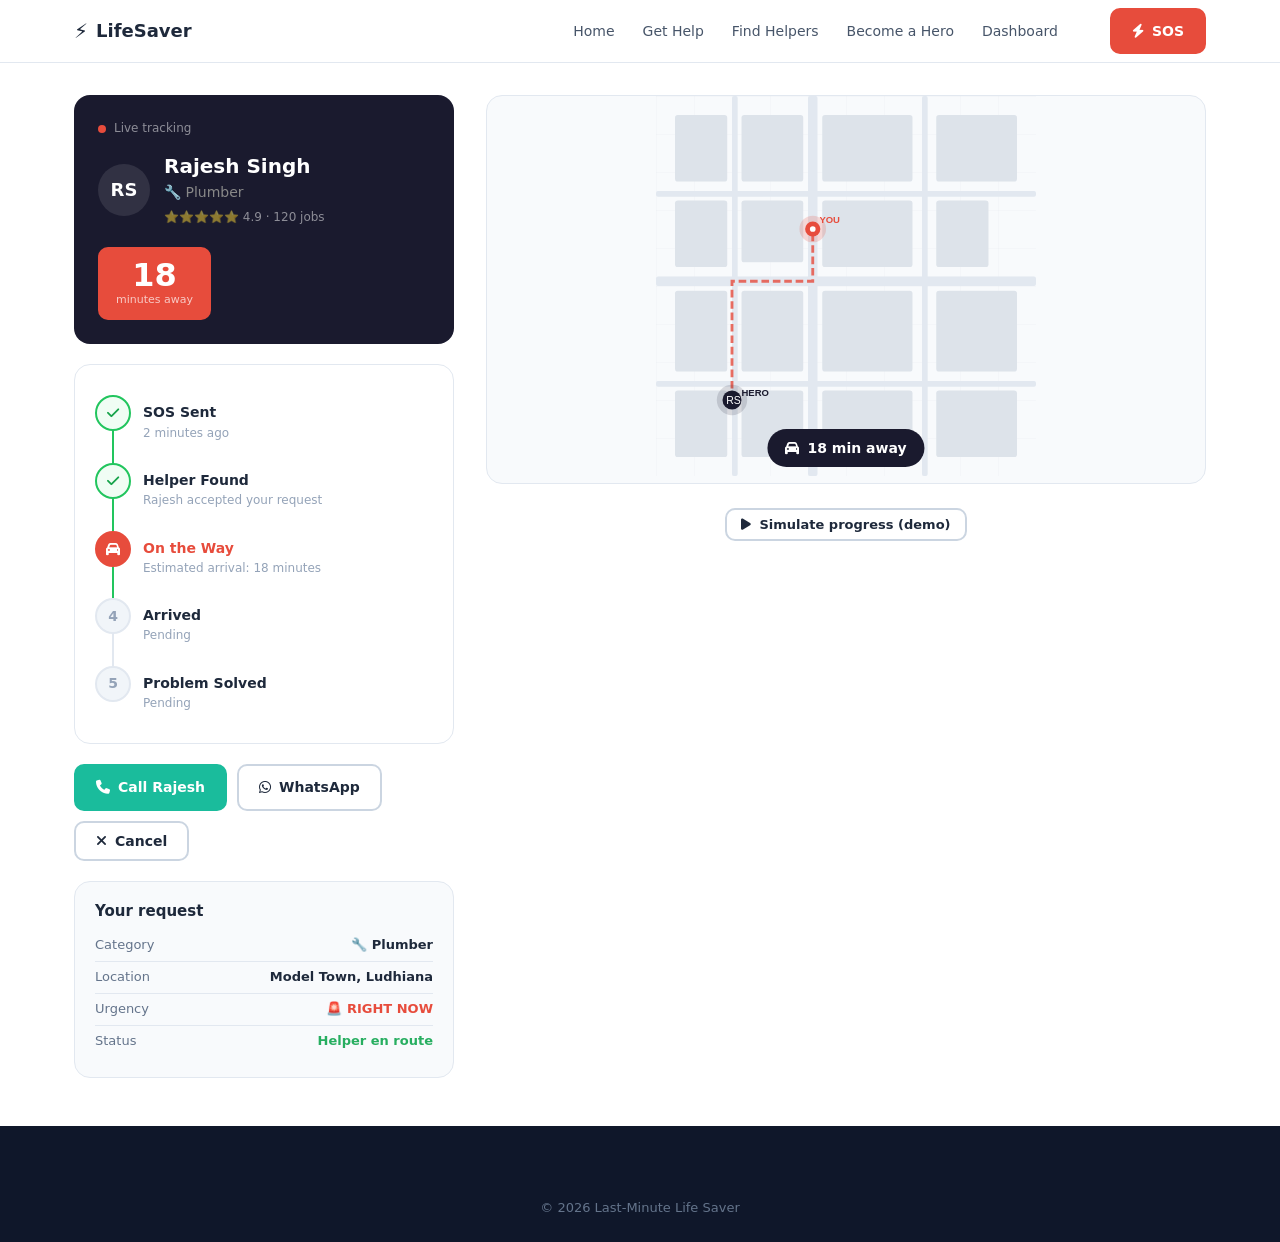
<file: last-minute-life-saver/last-minute-life-saver/track.html>
<!DOCTYPE html>
<html lang="en">
<head>
  <meta charset="UTF-8" />
  <meta name="viewport" content="width=device-width, initial-scale=1.0" />
  <title>Track Your Hero — Last-Minute Life Saver</title>
  <link rel="stylesheet" href="css/style.css" />
  <link rel="stylesheet" href="https://cdnjs.cloudflare.com/ajax/libs/font-awesome/6.5.0/css/all.min.css" />
</head>
<body>

  <nav class="navbar">
    <div class="nav-inner">
      <a href="index.html" class="logo"><span class="logo-icon">⚡</span><span>Life<strong>Saver</strong></span></a>
      <div class="nav-links">
        <a href="index.html">Home</a>
        <a href="request.html">Get Help</a>
        <a href="helpers.html">Find Helpers</a>
        <a href="register-helper.html">Become a Hero</a>
        <a href="dashboard.html">Dashboard</a>
      </div>
      <a href="request.html" class="btn btn-danger nav-cta"><i class="fa fa-bolt"></i> SOS</a>
      <button class="hamburger" onclick="toggleMenu()"><i class="fa fa-bars"></i></button>
    </div>
    <div class="mobile-menu" id="mobileMenu">
      <a href="index.html">Home</a>
      <a href="request.html">Get Help</a>
      <a href="helpers.html">Find Helpers</a>
      <a href="register-helper.html">Become a Hero</a>
      <a href="dashboard.html">Dashboard</a>
    </div>
  </nav>

  <div class="container" style="padding-top:2rem;padding-bottom:3rem">
    <div class="track-layout">

      <!-- Left: Status -->
      <div class="track-status-col">

        <!-- Hero card -->
        <div class="hero-tracker-card">
          <div class="tracker-live-badge"><span class="pulse-dot"></span> Live tracking</div>
          <div class="tracker-hero-info">
            <div class="track-avatar" id="trackAvatar">RS</div>
            <div>
              <h2 id="trackName">Rajesh Singh</h2>
              <p id="trackSkill" style="color:#888;font-size:14px">🔧 Plumber</p>
              <div class="track-rating">⭐⭐⭐⭐⭐ <span>4.9 · 120 jobs</span></div>
            </div>
          </div>
          <div class="eta-box">
            <div class="eta-num" id="etaNum">18</div>
            <div class="eta-label">minutes away</div>
          </div>
        </div>

        <!-- Progress steps -->
        <div class="track-steps">
          <div class="track-step done" id="ts1">
            <div class="ts-line"></div>
            <div class="ts-circle"><i class="fa fa-check"></i></div>
            <div class="ts-content">
              <div class="ts-title">SOS Sent</div>
              <div class="ts-time">2 minutes ago</div>
            </div>
          </div>
          <div class="track-step done" id="ts2">
            <div class="ts-line"></div>
            <div class="ts-circle"><i class="fa fa-check"></i></div>
            <div class="ts-content">
              <div class="ts-title">Helper Found</div>
              <div class="ts-time">Rajesh accepted your request</div>
            </div>
          </div>
          <div class="track-step active" id="ts3">
            <div class="ts-line"></div>
            <div class="ts-circle"><i class="fa fa-car"></i></div>
            <div class="ts-content">
              <div class="ts-title">On the Way</div>
              <div class="ts-time" id="onTheWayTime">Estimated arrival: 18 minutes</div>
            </div>
          </div>
          <div class="track-step" id="ts4">
            <div class="ts-line"></div>
            <div class="ts-circle">4</div>
            <div class="ts-content">
              <div class="ts-title">Arrived</div>
              <div class="ts-time">Pending</div>
            </div>
          </div>
          <div class="track-step" id="ts5">
            <div class="ts-line last"></div>
            <div class="ts-circle">5</div>
            <div class="ts-content">
              <div class="ts-title">Problem Solved</div>
              <div class="ts-time">Pending</div>
            </div>
          </div>
        </div>

        <!-- Action buttons -->
        <div class="track-actions">
          <a href="tel:+919876543210" class="btn btn-teal">
            <i class="fa fa-phone"></i> Call Rajesh
          </a>
          <a href="https://wa.me/919876543210" target="_blank" class="btn btn-outline">
            <i class="fab fa-whatsapp"></i> WhatsApp
          </a>
          <button class="btn btn-outline btn-danger" onclick="cancelRequest()">
            <i class="fa fa-xmark"></i> Cancel
          </button>
        </div>

        <!-- Request summary -->
        <div class="request-summary">
          <h3>Your request</h3>
          <div class="summary-row"><span>Category</span><strong>🔧 Plumber</strong></div>
          <div class="summary-row"><span>Location</span><strong>Model Town, Ludhiana</strong></div>
          <div class="summary-row"><span>Urgency</span><strong style="color:#e74c3c">🚨 RIGHT NOW</strong></div>
          <div class="summary-row"><span>Status</span><strong style="color:#27ae60">Helper en route</strong></div>
        </div>
      </div>

      <!-- Right: Map placeholder -->
      <div class="track-map-col">
        <div class="map-placeholder">
          <div class="map-bg">
            <!-- Simulated map with grid lines -->
            <svg width="100%" height="100%" viewBox="0 0 400 400" xmlns="http://www.w3.org/2000/svg">
              <!-- Grid -->
              <defs>
                <pattern id="grid" width="40" height="40" patternUnits="userSpaceOnUse">
                  <path d="M 40 0 L 0 0 0 40" fill="none" stroke="#e5e7eb" stroke-width="0.5"/>
                </pattern>
              </defs>
              <rect width="400" height="400" fill="#f8fafc"/>
              <rect width="400" height="400" fill="url(#grid)"/>

              <!-- Roads -->
              <rect x="160" y="0" width="10" height="400" fill="#e2e8f0" rx="2"/>
              <rect x="0" y="190" width="400" height="10" fill="#e2e8f0" rx="2"/>
              <rect x="280" y="0" width="6" height="400" fill="#e2e8f0" rx="2"/>
              <rect x="0" y="100" width="400" height="6" fill="#e2e8f0" rx="2"/>
              <rect x="0" y="300" width="400" height="6" fill="#e2e8f0" rx="2"/>
              <rect x="80" y="0" width="6" height="400" fill="#e2e8f0" rx="2"/>

              <!-- Buildings -->
              <rect x="20" y="20" width="55" height="70" fill="#dde3ea" rx="3"/>
              <rect x="90" y="20" width="65" height="70" fill="#dde3ea" rx="3"/>
              <rect x="175" y="20" width="95" height="70" fill="#dde3ea" rx="3"/>
              <rect x="295" y="20" width="85" height="70" fill="#dde3ea" rx="3"/>

              <rect x="20" y="110" width="55" height="70" fill="#dde3ea" rx="3"/>
              <rect x="90" y="110" width="65" height="65" fill="#dde3ea" rx="3"/>
              <rect x="175" y="110" width="95" height="70" fill="#dde3ea" rx="3"/>
              <rect x="295" y="110" width="55" height="70" fill="#dde3ea" rx="3"/>

              <rect x="20" y="205" width="55" height="85" fill="#dde3ea" rx="3"/>
              <rect x="90" y="205" width="65" height="85" fill="#dde3ea" rx="3"/>
              <rect x="175" y="205" width="95" height="85" fill="#dde3ea" rx="3"/>
              <rect x="295" y="205" width="85" height="85" fill="#dde3ea" rx="3"/>

              <rect x="20" y="310" width="55" height="70" fill="#dde3ea" rx="3"/>
              <rect x="90" y="310" width="65" height="70" fill="#dde3ea" rx="3"/>
              <rect x="175" y="310" width="95" height="70" fill="#dde3ea" rx="3"/>
              <rect x="295" y="310" width="85" height="70" fill="#dde3ea" rx="3"/>

              <!-- Route line -->
              <polyline points="80,320 80,195 165,195 165,140" fill="none" stroke="#e74c3c" stroke-width="3" stroke-dasharray="8,4" opacity="0.8"/>

              <!-- Destination pin (user) -->
              <circle cx="165" cy="140" r="14" fill="#e74c3c" opacity="0.2"/>
              <circle cx="165" cy="140" r="8" fill="#e74c3c"/>
              <circle cx="165" cy="140" r="3" fill="white"/>

              <!-- Helper moving -->
              <g id="helperMarker" style="transform:translate(80px,320px)">
                <circle r="16" fill="#1a1a2e" opacity="0.15"/>
                <circle r="10" fill="#1a1a2e"/>
                <text x="-6" y="4" font-size="11" fill="white" font-family="Arial">RS</text>
              </g>

              <!-- Labels -->
              <text x="172" y="134" font-size="10" fill="#e74c3c" font-family="Arial" font-weight="bold">YOU</text>
              <text x="90" y="316" font-size="10" fill="#1a1a2e" font-family="Arial" font-weight="bold">HERO</text>
            </svg>

            <div class="map-eta-overlay">
              <i class="fa fa-car"></i>
              <span id="mapEta">18 min away</span>
            </div>
          </div>
        </div>

        <!-- Rate & Review (shown after completion) -->
        <div class="rate-section" id="rateSection" style="display:none">
          <h3>How was Rajesh?</h3>
          <div class="star-rating" id="starRating">
            <i class="fa fa-star" data-val="1" onclick="setRating(1)"></i>
            <i class="fa fa-star" data-val="2" onclick="setRating(2)"></i>
            <i class="fa fa-star" data-val="3" onclick="setRating(3)"></i>
            <i class="fa fa-star" data-val="4" onclick="setRating(4)"></i>
            <i class="fa fa-star" data-val="5" onclick="setRating(5)"></i>
          </div>
          <textarea id="reviewText" placeholder="Write a short review..." rows="3" style="width:100%;margin-top:1rem"></textarea>
          <button class="btn btn-teal btn-full" style="margin-top:0.75rem" onclick="submitReview()">
            Submit Review
          </button>
        </div>

        <!-- Demo progress button -->
        <div style="text-align:center;margin-top:1.5rem">
          <button class="btn btn-outline btn-sm" onclick="advanceDemo()">
            <i class="fa fa-play"></i> Simulate progress (demo)
          </button>
        </div>
      </div>
    </div>
  </div>

  <footer class="footer">
    <div class="container">
      <div class="footer-bottom" style="border:none;padding-top:1.5rem">
        <span>© 2026 Last-Minute Life Saver</span>
      </div>
    </div>
  </footer>

  <script src="js/app.js"></script>
  <script src="js/track.js"></script>
</body>
</html>
</file>
<file: last-minute-life-saver/last-minute-life-saver/css/style.css>
/* ================================
   LAST-MINUTE LIFE SAVER — styles
   ================================ */

:root {
  --red: #e74c3c;
  --red-dark: #c0392b;
  --red-light: #fdf0ef;
  --teal: #1abc9c;
  --teal-dark: #16a085;
  --teal-light: #e8f8f5;
  --dark: #1a1a2e;
  --dark2: #16213e;
  --dark3: #0f3460;
  --gray-50: #f8fafc;
  --gray-100: #f1f5f9;
  --gray-200: #e2e8f0;
  --gray-300: #cbd5e1;
  --gray-400: #94a3b8;
  --gray-500: #64748b;
  --gray-600: #475569;
  --gray-800: #1e293b;
  --gray-900: #0f172a;
  --yellow: #f59e0b;
  --yellow-light: #fefce8;
  --green: #22c55e;
  --green-light: #f0fdf4;
  --blue: #3b82f6;
  --blue-light: #eff6ff;
  --radius: 10px;
  --radius-lg: 16px;
  --shadow-sm: 0 1px 3px rgba(0,0,0,0.07);
  --shadow-md: 0 4px 16px rgba(0,0,0,0.10);
  --shadow-lg: 0 8px 32px rgba(0,0,0,0.13);
}

* { box-sizing: border-box; margin: 0; padding: 0; }
html { scroll-behavior: smooth; }
body { font-family: 'Segoe UI', system-ui, -apple-system, sans-serif; color: var(--gray-800); background: #fff; font-size: 15px; line-height: 1.6; }

a { color: inherit; text-decoration: none; }
h1, h2, h3, h4 { line-height: 1.25; font-weight: 600; }
input, select, textarea, button { font-family: inherit; font-size: 14px; }
input, select, textarea {
  display: block; width: 100%;
  padding: 10px 14px;
  border: 1.5px solid var(--gray-200);
  border-radius: var(--radius);
  background: #fff;
  color: var(--gray-800);
  outline: none;
  transition: border-color 0.15s;
}
input:focus, select:focus, textarea:focus { border-color: var(--red); }
textarea { resize: vertical; }

/* ========= LAYOUT ========= */
.container { max-width: 1180px; margin: 0 auto; padding: 0 1.5rem; }
.section { padding: 4rem 0; }
.bg-dark-section { background: var(--dark); color: white; }

/* ========= NAVBAR ========= */
.navbar {
  position: sticky; top: 0; z-index: 100;
  background: rgba(255,255,255,0.95);
  backdrop-filter: blur(12px);
  border-bottom: 1px solid var(--gray-200);
}
.nav-inner {
  display: flex; align-items: center; gap: 2rem;
  max-width: 1180px; margin: 0 auto; padding: 0 1.5rem;
  height: 62px;
}
.logo {
  display: flex; align-items: center; gap: 8px;
  font-size: 18px; font-weight: 700; white-space: nowrap;
}
.logo-icon { font-size: 20px; }
.nav-links { display: flex; gap: 0.25rem; margin-left: auto; }
.nav-links a {
  padding: 6px 12px; border-radius: 8px;
  font-size: 14px; color: var(--gray-600); transition: all 0.15s;
}
.nav-links a:hover { background: var(--gray-100); color: var(--gray-800); }
.nav-links a.active { color: var(--red); font-weight: 600; }
.nav-cta { margin-left: 0.5rem; }
.hamburger { display: none; background: none; border: none; cursor: pointer; font-size: 20px; color: var(--gray-600); }
.mobile-menu {
  display: none; flex-direction: column;
  background: white; border-top: 1px solid var(--gray-200);
  padding: 0.75rem 1.5rem 1rem;
}
.mobile-menu a { padding: 10px 0; font-size: 15px; border-bottom: 1px solid var(--gray-100); }
.mobile-menu.open { display: flex; }
@media (max-width: 800px) {
  .nav-links { display: none; }
  .hamburger { display: block; margin-left: auto; }
  .nav-cta { display: none; }
}

/* ========= BUTTONS ========= */
.btn {
  display: inline-flex; align-items: center; gap: 8px;
  padding: 10px 20px; border-radius: var(--radius);
  font-size: 14px; font-weight: 600; border: 2px solid transparent;
  cursor: pointer; transition: all 0.15s; white-space: nowrap;
  text-decoration: none;
}
.btn-danger { background: var(--red); color: white; border-color: var(--red); }
.btn-danger:hover { background: var(--red-dark); border-color: var(--red-dark); }
.btn-teal { background: var(--teal); color: white; border-color: var(--teal); }
.btn-teal:hover { background: var(--teal-dark); }
.btn-outline { background: white; color: var(--gray-700); border-color: var(--gray-300); }
.btn-outline:hover { background: var(--gray-50); border-color: var(--gray-400); }
.btn-outline-light { background: transparent; color: white; border-color: rgba(255,255,255,0.5); }
.btn-outline-light:hover { background: rgba(255,255,255,0.1); }
.btn-lg { padding: 13px 28px; font-size: 15px; }
.btn-sm { padding: 7px 14px; font-size: 13px; }
.btn-full { width: 100%; justify-content: center; }
.btn-danger-outline { background: transparent; color: var(--red); border-color: var(--red); }
.btn-danger-outline:hover { background: var(--red-light); }

/* ========= PULSE DOT ========= */
.pulse-dot {
  display: inline-block; width: 8px; height: 8px;
  border-radius: 50%; background: var(--red);
  animation: pulse 1.5s infinite;
}
.pulse-dot.large { width: 12px; height: 12px; }
@keyframes pulse { 0%,100%{opacity:1;transform:scale(1)} 50%{opacity:0.5;transform:scale(1.4)} }

/* ========= HERO SECTION ========= */
.hero-section {
  background: linear-gradient(135deg, var(--dark) 0%, var(--dark2) 55%, var(--dark3) 100%);
  padding: 5rem 0 4rem; overflow: hidden; position: relative;
}
.hero-glow {
  position: absolute; top: -100px; right: -100px;
  width: 400px; height: 400px; border-radius: 50%;
  background: radial-gradient(circle, rgba(231,76,60,0.15) 0%, transparent 70%);
  pointer-events: none;
}
.hero-section .container { display: flex; align-items: center; gap: 3rem; }
.hero-content { flex: 1; color: white; }
.hero-badge {
  display: inline-flex; align-items: center; gap: 8px;
  background: rgba(231,76,60,0.2); border: 1px solid rgba(231,76,60,0.35);
  border-radius: 20px; padding: 5px 14px; font-size: 12px;
  color: #ff9a91; letter-spacing: 0.5px; margin-bottom: 1.5rem;
}
.hero-section h1 { font-size: 52px; font-weight: 700; line-height: 1.1; margin-bottom: 1.25rem; color: white; }
.text-danger { color: var(--red); }
.hero-sub { font-size: 16px; color: rgba(255,255,255,0.7); margin-bottom: 2rem; max-width: 480px; line-height: 1.7; }
.hero-btns { display: flex; gap: 12px; flex-wrap: wrap; }
.hero-stats { display: flex; align-items: center; gap: 1.5rem; margin-top: 2.5rem; }
.stat { text-align: center; }
.stat-num { font-size: 26px; font-weight: 700; color: white; display: block; }
.stat-label { font-size: 12px; color: rgba(255,255,255,0.5); }
.stat-divider { width: 1px; height: 40px; background: rgba(255,255,255,0.15); }

/* Hero card preview */
.hero-card-preview { flex: 0 0 340px; }
.preview-card {
  background: rgba(255,255,255,0.05); border: 1px solid rgba(255,255,255,0.1);
  border-radius: var(--radius-lg); overflow: hidden;
}
.preview-header { display: flex; align-items: center; gap: 6px; padding: 10px 14px; background: rgba(0,0,0,0.2); }
.preview-dot { width: 10px; height: 10px; border-radius: 50%; }
.preview-dot.red { background: #ff5f57; }
.preview-dot.yellow { background: #febc2e; }
.preview-dot.green { background: #28c840; }
.preview-body { padding: 16px; }
.preview-category { font-size: 13px; font-weight: 600; color: rgba(255,255,255,0.5); margin-bottom: 4px; }
.preview-msg { font-size: 15px; color: white; font-weight: 600; margin-bottom: 14px; }
.preview-matches { display: flex; flex-direction: column; gap: 8px; margin-bottom: 12px; }
.match-item { display: flex; align-items: center; gap: 10px; background: rgba(255,255,255,0.05); border-radius: 8px; padding: 8px 10px; }
.match-avatar { width: 32px; height: 32px; border-radius: 50%; display: flex; align-items: center; justify-content: center; font-size: 11px; font-weight: 600; flex-shrink: 0; }
.match-avatar.blue { background: #1e3a5f; color: #7cb9f5; }
.match-avatar.teal { background: #0d3330; color: #5cc8b4; }
.match-info { flex: 1; display: flex; flex-direction: column; }
.match-name { font-size: 13px; color: white; font-weight: 500; }
.match-detail { font-size: 11px; color: rgba(255,255,255,0.4); }
.match-eta { font-size: 13px; font-weight: 600; color: var(--yellow); }
.preview-status { font-size: 12px; color: rgba(255,255,255,0.4); display: flex; align-items: center; gap: 6px; }
.status-dot { width: 6px; height: 6px; border-radius: 50%; background: var(--green); animation: pulse 1.2s infinite; }

@media (max-width: 900px) {
  .hero-section .container { flex-direction: column; }
  .hero-card-preview { width: 100%; }
  .hero-section h1 { font-size: 36px; }
}

/* ========= SECTION HEADER ========= */
.section-header { text-align: center; margin-bottom: 2.5rem; }
.section-header h2 { font-size: 32px; margin-bottom: 0.5rem; }
.section-header p { color: var(--gray-500); font-size: 16px; }
.section-header.light h2 { color: white; }
.section-header.light p { color: rgba(255,255,255,0.5); }

/* ========= CATEGORY CARDS ========= */
.categories-grid {
  display: grid;
  grid-template-columns: repeat(auto-fill, minmax(140px, 1fr));
  gap: 14px;
}
.cat-card {
  display: flex; flex-direction: column; align-items: center;
  padding: 1.25rem 0.75rem; background: white;
  border: 1.5px solid var(--gray-200); border-radius: var(--radius-lg);
  text-align: center; cursor: pointer; transition: all 0.15s;
  text-decoration: none; color: inherit;
}
.cat-card:hover { border-color: var(--red); transform: translateY(-2px); box-shadow: var(--shadow-md); }
.cat-emoji { font-size: 28px; margin-bottom: 8px; }
.cat-name { font-size: 14px; font-weight: 600; margin-bottom: 3px; }
.cat-sub { font-size: 11px; color: var(--gray-400); }

/* ========= HOW IT WORKS STEPS ========= */
.steps-row {
  display: flex; align-items: flex-start; gap: 0; justify-content: center;
  flex-wrap: wrap;
}
.step-card {
  flex: 1; min-width: 180px; text-align: center; padding: 1.5rem 1rem;
  background: rgba(255,255,255,0.05); border-radius: var(--radius-lg);
  margin: 0.5rem; position: relative;
}
.step-num {
  position: absolute; top: -14px; left: 50%; transform: translateX(-50%);
  width: 28px; height: 28px; border-radius: 50%;
  background: var(--red); color: white;
  font-size: 13px; font-weight: 700;
  display: flex; align-items: center; justify-content: center;
}
.step-icon { font-size: 32px; margin-bottom: 12px; display: block; margin-top: 0.75rem; }
.step-card h3 { font-size: 16px; font-weight: 600; color: white; margin-bottom: 8px; }
.step-card p { font-size: 13px; color: rgba(255,255,255,0.55); }
.step-arrow { font-size: 24px; color: rgba(255,255,255,0.2); align-self: center; padding: 0 0.5rem; }
@media (max-width: 700px) { .step-arrow { display: none; } }

/* ========= TESTIMONIALS ========= */
.testimonials-grid { display: grid; grid-template-columns: repeat(auto-fill, minmax(280px,1fr)); gap: 20px; }
.testimonial-card { background: var(--gray-50); border: 1.5px solid var(--gray-200); border-radius: var(--radius-lg); padding: 1.5rem; }
.stars { font-size: 16px; margin-bottom: 10px; }
.testimonial-card p { font-size: 14px; color: var(--gray-600); line-height: 1.7; margin-bottom: 1rem; font-style: italic; }
.testimonial-author { display: flex; align-items: center; gap: 10px; }
.author-avatar { width: 38px; height: 38px; border-radius: 50%; display: flex; align-items: center; justify-content: center; font-size: 13px; font-weight: 700; }
.testimonial-author strong { font-size: 14px; display: block; }
.testimonial-author span { font-size: 12px; color: var(--gray-400); }

/* ========= CTA SECTION ========= */
.cta-section { background: linear-gradient(135deg, var(--dark), var(--dark3)); color: white; padding: 4rem 0; }
.cta-section h2 { font-size: 32px; margin-bottom: 0.75rem; }
.cta-section p { color: rgba(255,255,255,0.6); font-size: 16px; }

/* ========= FOOTER ========= */
.footer { background: var(--gray-900); color: white; padding: 3rem 0 1.5rem; }
.footer-grid { display: grid; grid-template-columns: 2fr 1fr 1fr 1fr; gap: 2rem; margin-bottom: 2rem; }
.footer-grid h4 { font-size: 13px; text-transform: uppercase; letter-spacing: 0.8px; color: var(--gray-400); margin-bottom: 0.75rem; }
.footer-grid a { display: block; font-size: 13px; color: var(--gray-400); margin-bottom: 6px; transition: color 0.15s; }
.footer-grid a:hover { color: white; }
.footer-bottom { border-top: 1px solid rgba(255,255,255,0.08); padding-top: 1.5rem; font-size: 13px; color: var(--gray-500); text-align: center; }
@media (max-width: 700px) { .footer-grid { grid-template-columns: 1fr 1fr; } }

/* ========= PAGE HEADER ========= */
.page-header { background: var(--dark); color: white; padding: 3rem 0 2.5rem; }
.page-header.red-header { background: linear-gradient(135deg, var(--dark), #4a1010); }
.page-header.teal-header { background: linear-gradient(135deg, var(--dark), #0a3530); }
.page-header h1 { font-size: 32px; margin-bottom: 0.5rem; display: flex; align-items: center; gap: 12px; }
.page-header p { color: rgba(255,255,255,0.6); font-size: 15px; }

/* ========= FORM STYLES ========= */
.request-layout { display: grid; grid-template-columns: 1fr 340px; gap: 2rem; }
@media (max-width: 800px) { .request-layout { grid-template-columns: 1fr; } }

.form-section { background: white; border: 1.5px solid var(--gray-200); border-radius: var(--radius-lg); padding: 1.5rem; margin-bottom: 1.25rem; }
.form-section-header { display: flex; align-items: center; gap: 12px; margin-bottom: 1.25rem; }
.form-section-header h2 { font-size: 18px; margin: 0; }
.step-badge {
  width: 32px; height: 32px; border-radius: 50%;
  background: var(--red); color: white;
  display: flex; align-items: center; justify-content: center;
  font-size: 14px; font-weight: 700; flex-shrink: 0;
}
.form-group { margin-bottom: 1rem; }
.form-group:last-child { margin-bottom: 0; }
.form-group label { display: block; font-size: 13px; font-weight: 600; color: var(--gray-600); margin-bottom: 6px; }
.required { color: var(--red); }
.form-row-2 { display: grid; grid-template-columns: 1fr 1fr; gap: 1rem; }
@media (max-width: 600px) { .form-row-2 { grid-template-columns: 1fr; } }

/* Category select grid */
.cat-select-grid { display: grid; grid-template-columns: repeat(auto-fill, minmax(120px,1fr)); gap: 8px; }
.cat-select-btn {
  padding: 10px 8px; border: 1.5px solid var(--gray-200);
  border-radius: var(--radius); background: white; cursor: pointer;
  font-size: 13px; font-weight: 500; transition: all 0.15s;
  text-align: center;
}
.cat-select-btn:hover { border-color: var(--red); background: var(--red-light); }
.cat-select-btn.selected { border-color: var(--red); background: var(--red-light); color: var(--red-dark); font-weight: 700; }

/* Urgency */
.urgency-options { display: grid; grid-template-columns: repeat(3,1fr); gap: 10px; }
.urgency-label input { display: none; }
.urgency-card {
  display: flex; flex-direction: column; align-items: center;
  padding: 14px 8px; border-radius: var(--radius-lg);
  border: 2px solid var(--gray-200); cursor: pointer;
  transition: all 0.15s; background: white;
}
.urgency-label input:checked ~ .urgency-card.yellow { border-color: var(--yellow); background: var(--yellow-light); }
.urgency-label input:checked ~ .urgency-card.orange { border-color: #f97316; background: #fff7ed; }
.urgency-label input:checked ~ .urgency-card.red { border-color: var(--red); background: var(--red-light); }
.urgency-icon { font-size: 22px; margin-bottom: 6px; }
.urgency-title { font-size: 13px; font-weight: 700; }
.urgency-sub { font-size: 11px; color: var(--gray-400); }

/* Info panel */
.request-info-col { }
.info-card { background: var(--gray-50); border: 1.5px solid var(--gray-200); border-radius: var(--radius-lg); padding: 1.25rem; }
.info-card h3 { font-size: 15px; margin-bottom: 1rem; display: flex; align-items: center; gap: 8px; color: var(--gray-700); }
.info-steps { display: flex; flex-direction: column; gap: 10px; }
.info-step { display: flex; align-items: flex-start; gap: 10px; font-size: 13px; color: var(--gray-600); }
.info-step-num {
  width: 22px; height: 22px; border-radius: 50%;
  background: var(--red); color: white;
  font-size: 11px; font-weight: 700;
  display: flex; align-items: center; justify-content: center; flex-shrink: 0;
}
.response-times { display: flex; flex-direction: column; gap: 6px; }
.rt-row { display: flex; justify-content: space-between; font-size: 13px; padding: 4px 0; border-bottom: 1px solid var(--gray-200); }
.rt-row:last-child { border: none; }
.rt-time { font-weight: 600; color: var(--teal); }
.trust-badges { margin-top: 1rem; display: flex; flex-direction: column; gap: 6px; }
.trust-item { display: flex; align-items: center; gap: 8px; font-size: 13px; color: var(--gray-500); }
.trust-item i { color: var(--green); }

/* ========= HELPERS PAGE ========= */
.filters-bar { display: flex; gap: 12px; flex-wrap: wrap; align-items: flex-end; margin-bottom: 1.25rem; background: var(--gray-50); border: 1.5px solid var(--gray-200); border-radius: var(--radius-lg); padding: 1rem 1.25rem; }
.filter-group { display: flex; flex-direction: column; gap: 4px; min-width: 140px; }
.filter-group label { font-size: 12px; font-weight: 600; color: var(--gray-500); text-transform: uppercase; letter-spacing: 0.5px; }
.filter-group select { width: auto; }
.filter-search { flex: 1; min-width: 200px; }
.filter-search input { height: 42px; }

.helpers-grid { display: grid; grid-template-columns: repeat(auto-fill, minmax(280px,1fr)); gap: 16px; }
.helper-card {
  background: white; border: 1.5px solid var(--gray-200);
  border-radius: var(--radius-lg); padding: 1.25rem;
  transition: all 0.15s; cursor: pointer;
}
.helper-card:hover { border-color: var(--red); box-shadow: var(--shadow-md); }
.helper-card-top { display: flex; align-items: flex-start; gap: 12px; margin-bottom: 12px; }
.helper-avatar {
  width: 48px; height: 48px; border-radius: 50%;
  display: flex; align-items: center; justify-content: center;
  font-size: 16px; font-weight: 700; flex-shrink: 0;
}
.helper-name { font-size: 16px; font-weight: 600; margin-bottom: 2px; }
.helper-skill { font-size: 13px; color: var(--gray-500); margin-bottom: 4px; }
.helper-rating { font-size: 13px; color: var(--gray-600); }
.helper-tags { display: flex; gap: 6px; flex-wrap: wrap; margin-bottom: 10px; }
.tag { font-size: 11px; padding: 3px 8px; border-radius: 20px; font-weight: 500; }
.tag-green { background: var(--green-light); color: #16a34a; }
.tag-yellow { background: var(--yellow-light); color: #92400e; }
.tag-red { background: var(--red-light); color: var(--red-dark); }
.tag-blue { background: var(--blue-light); color: #1d4ed8; }
.helper-card-footer { display: flex; align-items: center; justify-content: space-between; margin-top: 10px; padding-top: 10px; border-top: 1px solid var(--gray-100); }
.helper-distance { font-size: 12px; color: var(--gray-400); }

/* ========= REGISTER PAGE ========= */
.register-layout { display: grid; grid-template-columns: 1fr 340px; gap: 2rem; }
@media (max-width: 900px) { .register-layout { grid-template-columns: 1fr; } }
.form-card { background: white; border: 1.5px solid var(--gray-200); border-radius: var(--radius-lg); padding: 2rem; }
.form-divider { border: none; border-top: 1.5px solid var(--gray-100); margin: 1.5rem 0; }
.availability-grid { display: flex; gap: 8px; flex-wrap: wrap; margin-top: 6px; }
.avail-label { display: flex; align-items: center; gap: 4px; font-size: 13px; cursor: pointer; padding: 6px 12px; border: 1.5px solid var(--gray-200); border-radius: 8px; }
.avail-label input { width: auto; }
.avail-label:has(input:checked) { border-color: var(--teal); background: var(--teal-light); color: var(--teal-dark); }
.checkbox-label { display: flex; align-items: flex-start; gap: 10px; cursor: pointer; font-size: 13px; color: var(--gray-600); }
.checkbox-label input { width: auto; margin-top: 2px; flex-shrink: 0; }
.benefit-card { background: var(--gray-50); border: 1.5px solid var(--gray-200); border-radius: var(--radius-lg); padding: 1.25rem; }
.benefit-card h3 { font-size: 15px; margin-bottom: 1rem; color: var(--gray-700); }
.benefit-item { display: flex; gap: 12px; margin-bottom: 12px; align-items: flex-start; }
.benefit-icon { font-size: 22px; flex-shrink: 0; }
.benefit-item strong { font-size: 14px; display: block; margin-bottom: 2px; }
.benefit-item p { font-size: 12px; color: var(--gray-500); }
.leaderboard { display: flex; flex-direction: column; gap: 10px; }
.lb-row { display: flex; align-items: center; gap: 10px; }
.lb-rank { font-size: 20px; }
.lb-info { flex: 1; }
.lb-info strong { font-size: 13px; display: block; }
.lb-info span { font-size: 11px; color: var(--gray-400); }
.lb-earn { font-size: 14px; font-weight: 700; color: var(--teal-dark); }

/* ========= TRACK PAGE ========= */
.track-layout { display: grid; grid-template-columns: 380px 1fr; gap: 2rem; }
@media (max-width: 900px) { .track-layout { grid-template-columns: 1fr; } }
.hero-tracker-card { background: var(--dark); color: white; border-radius: var(--radius-lg); padding: 1.5rem; margin-bottom: 1.25rem; }
.tracker-live-badge { display: flex; align-items: center; gap: 8px; font-size: 12px; color: rgba(255,255,255,0.5); margin-bottom: 1rem; }
.tracker-hero-info { display: flex; align-items: center; gap: 14px; margin-bottom: 1.25rem; }
.track-avatar { width: 52px; height: 52px; border-radius: 50%; background: rgba(255,255,255,0.1); display: flex; align-items: center; justify-content: center; font-size: 18px; font-weight: 700; }
.tracker-hero-info h2 { font-size: 20px; color: white; margin-bottom: 2px; }
.track-rating { font-size: 12px; color: rgba(255,255,255,0.5); margin-top: 4px; }
.eta-box { background: var(--red); border-radius: var(--radius); padding: 12px 18px; display: inline-flex; flex-direction: column; align-items: center; }
.eta-num { font-size: 32px; font-weight: 700; color: white; line-height: 1; }
.eta-label { font-size: 11px; color: rgba(255,255,255,0.7); }
.track-steps { background: white; border: 1.5px solid var(--gray-200); border-radius: var(--radius-lg); padding: 1.25rem; margin-bottom: 1.25rem; }
.track-step { display: flex; align-items: flex-start; gap: 12px; padding: 10px 0; position: relative; }
.ts-line {
  position: absolute; left: 17px; top: 36px;
  width: 2px; height: calc(100% - 10px);
  background: var(--gray-200);
}
.ts-line.last { display: none; }
.ts-circle {
  width: 36px; height: 36px; border-radius: 50%; flex-shrink: 0;
  display: flex; align-items: center; justify-content: center;
  font-size: 14px; font-weight: 600; background: var(--gray-100); color: var(--gray-400);
  border: 2px solid var(--gray-200); z-index: 1;
}
.track-step.done .ts-circle { background: var(--green-light); color: #16a34a; border-color: var(--green); }
.track-step.active .ts-circle { background: var(--red); color: white; border-color: var(--red); animation: pulse 1.5s infinite; }
.track-step.done .ts-line, .track-step.active .ts-line { background: var(--green); }
.ts-content { padding-top: 6px; }
.ts-title { font-size: 14px; font-weight: 600; }
.ts-time { font-size: 12px; color: var(--gray-400); }
.track-step.done .ts-title { color: var(--gray-800); }
.track-step.active .ts-title { color: var(--red); }
.track-actions { display: flex; gap: 10px; flex-wrap: wrap; margin-bottom: 1.25rem; }
.request-summary { background: var(--gray-50); border: 1.5px solid var(--gray-200); border-radius: var(--radius-lg); padding: 1.25rem; }
.request-summary h3 { font-size: 15px; margin-bottom: 10px; color: var(--gray-700); }
.summary-row { display: flex; justify-content: space-between; font-size: 13px; padding: 5px 0; border-bottom: 1px solid var(--gray-200); }
.summary-row:last-child { border: none; }
.summary-row span { color: var(--gray-500); }

/* Map */
.map-placeholder { background: var(--gray-50); border: 1.5px solid var(--gray-200); border-radius: var(--radius-lg); overflow: hidden; position: relative; margin-bottom: 1rem; }
.map-bg { position: relative; min-height: 380px; }
.map-bg svg { width: 100%; height: 380px; }
.map-eta-overlay {
  position: absolute; bottom: 16px; left: 50%; transform: translateX(-50%);
  background: var(--dark); color: white; border-radius: 20px;
  padding: 8px 18px; font-size: 14px; font-weight: 600;
  display: flex; align-items: center; gap: 8px;
}
.rate-section { background: white; border: 1.5px solid var(--gray-200); border-radius: var(--radius-lg); padding: 1.25rem; }
.rate-section h3 { font-size: 16px; margin-bottom: 12px; }
.star-rating { font-size: 28px; cursor: pointer; display: flex; gap: 4px; }
.star-rating i { color: var(--gray-300); transition: color 0.1s; }
.star-rating i.active, .star-rating i:hover { color: var(--yellow); }

/* ========= DASHBOARD ========= */
.dashboard-layout { display: grid; grid-template-columns: 220px 1fr; min-height: 100vh; }
@media (max-width: 900px) { .dashboard-layout { grid-template-columns: 1fr; } }
.sidebar { background: var(--dark); padding: 1.5rem 0; position: sticky; top: 62px; height: calc(100vh - 62px); overflow-y: auto; }
.sidebar-user { display: flex; align-items: center; gap: 10px; padding: 0 1.25rem 1.5rem; border-bottom: 1px solid rgba(255,255,255,0.08); margin-bottom: 1rem; }
.sidebar-avatar { width: 40px; height: 40px; border-radius: 50%; background: var(--red); color: white; display: flex; align-items: center; justify-content: center; font-size: 16px; font-weight: 700; flex-shrink: 0; }
.sidebar-user strong { display: block; font-size: 14px; color: white; }
.sidebar-user span { font-size: 12px; color: rgba(255,255,255,0.4); }
.sidebar-nav { display: flex; flex-direction: column; }
.sidebar-link {
  display: flex; align-items: center; gap: 10px;
  padding: 10px 1.25rem; font-size: 14px; color: rgba(255,255,255,0.55);
  transition: all 0.15s; border-left: 3px solid transparent; cursor: pointer;
}
.sidebar-link:hover { background: rgba(255,255,255,0.05); color: white; }
.sidebar-link.active { background: rgba(231,76,60,0.12); color: white; border-left-color: var(--red); }
.dashboard-main { padding: 2rem; background: var(--gray-50); }
.dash-tab { display: none; }
.dash-tab.active { display: block; }
.dash-header { display: flex; align-items: center; justify-content: space-between; margin-bottom: 1.5rem; }
.dash-header h1 { font-size: 24px; }
.dash-date { font-size: 13px; color: var(--gray-500); display: flex; align-items: center; gap: 6px; }

.stat-cards { display: grid; grid-template-columns: repeat(auto-fill,minmax(200px,1fr)); gap: 14px; margin-bottom: 1.5rem; }
.stat-card { background: white; border: 1.5px solid var(--gray-200); border-radius: var(--radius-lg); padding: 1.25rem; display: flex; align-items: center; gap: 14px; }
.stat-card-icon { width: 44px; height: 44px; border-radius: 10px; display: flex; align-items: center; justify-content: center; font-size: 18px; flex-shrink: 0; }
.stat-card-icon.red { background: var(--red-light); color: var(--red); }
.stat-card-icon.green { background: var(--green-light); color: #16a34a; }
.stat-card-icon.blue { background: var(--blue-light); color: var(--blue); }
.stat-card-icon.yellow { background: var(--yellow-light); color: var(--yellow); }
.stat-card-num { font-size: 26px; font-weight: 700; line-height: 1; margin-bottom: 4px; }
.stat-card-label { font-size: 12px; color: var(--gray-500); }

.charts-row { display: grid; grid-template-columns: 1fr 1fr; gap: 14px; margin-bottom: 1.5rem; }
@media (max-width: 700px) { .charts-row { grid-template-columns: 1fr; } }
.chart-card { background: white; border: 1.5px solid var(--gray-200); border-radius: var(--radius-lg); padding: 1.25rem; }
.chart-card h3 { font-size: 14px; font-weight: 600; color: var(--gray-600); margin-bottom: 1rem; }

/* Bar chart */
.bar-chart { display: flex; flex-direction: column; gap: 8px; }
.bar-row { display: flex; align-items: center; gap: 8px; font-size: 12px; }
.bar-label { width: 80px; color: var(--gray-500); text-align: right; flex-shrink: 0; }
.bar-track { flex: 1; height: 20px; background: var(--gray-100); border-radius: 4px; overflow: hidden; }
.bar-fill { height: 100%; border-radius: 4px; background: var(--red); display: flex; align-items: center; justify-content: flex-end; padding-right: 6px; font-size: 11px; font-weight: 600; color: white; transition: width 0.5s; }

/* Line chart simple */
.line-chart-wrapper { position: relative; height: 120px; }

/* Alert section */
.alert-section { background: white; border: 1.5px solid var(--gray-200); border-radius: var(--radius-lg); padding: 1.25rem; }
.alert-section h3 { font-size: 15px; margin-bottom: 1rem; display: flex; align-items: center; gap: 8px; }
.alert-list { display: flex; flex-direction: column; gap: 8px; }
.alert-item { display: flex; align-items: center; gap: 12px; padding: 10px 14px; border-radius: var(--radius); background: var(--red-light); border: 1px solid #fca5a5; font-size: 13px; }
.alert-item i { color: var(--red); flex-shrink: 0; }

/* Requests table */
.request-filter-row { display: flex; gap: 8px; flex-wrap: wrap; margin-bottom: 1rem; }
.filter-pill { padding: 6px 14px; border-radius: 20px; border: 1.5px solid var(--gray-200); background: white; font-size: 13px; cursor: pointer; transition: all 0.15s; }
.filter-pill.active { background: var(--dark); color: white; border-color: var(--dark); }
.requests-table-wrap { background: white; border: 1.5px solid var(--gray-200); border-radius: var(--radius-lg); overflow: auto; }
.requests-table { width: 100%; border-collapse: collapse; font-size: 13px; }
.requests-table th { padding: 10px 14px; background: var(--gray-50); font-size: 12px; color: var(--gray-500); font-weight: 600; text-align: left; border-bottom: 1.5px solid var(--gray-200); white-space: nowrap; }
.requests-table td { padding: 10px 14px; border-bottom: 1px solid var(--gray-100); }
.requests-table tr:hover td { background: var(--gray-50); }
.status-pill { display: inline-block; padding: 3px 8px; border-radius: 20px; font-size: 11px; font-weight: 600; }
.sp-active { background: var(--red-light); color: var(--red-dark); }
.sp-enroute { background: var(--yellow-light); color: #92400e; }
.sp-resolved { background: var(--green-light); color: #166534; }

/* Heroes dash */
.heroes-dash-grid { display: grid; grid-template-columns: repeat(auto-fill,minmax(240px,1fr)); gap: 14px; }

/* Analytics */
.analytics-grid { display: grid; grid-template-columns: repeat(auto-fill,minmax(180px,1fr)); gap: 14px; margin-bottom: 1.5rem; }
.analytics-card { background: white; border: 1.5px solid var(--gray-200); border-radius: var(--radius-lg); padding: 1.25rem; }
.analytics-card h3 { font-size: 12px; color: var(--gray-500); text-transform: uppercase; letter-spacing: 0.5px; margin-bottom: 0.75rem; }
.analytics-big-num { font-size: 32px; font-weight: 700; line-height: 1; margin-bottom: 4px; }
.analytics-big-label { font-size: 13px; color: var(--gray-500); margin-bottom: 8px; }
.analytics-change { font-size: 12px; }
.analytics-change.positive { color: #16a34a; }
.top-cats-section { background: white; border: 1.5px solid var(--gray-200); border-radius: var(--radius-lg); padding: 1.25rem; }
.top-cats-section h3 { font-size: 15px; margin-bottom: 1rem; }
.top-cats-list { display: flex; flex-direction: column; gap: 10px; }
.top-cat-row { display: flex; align-items: center; gap: 12px; }
.top-cat-rank { width: 28px; font-size: 18px; text-align: center; flex-shrink: 0; }
.top-cat-info { flex: 1; }
.top-cat-bar { height: 6px; background: var(--red); border-radius: 3px; margin-top: 4px; }
.top-cat-count { font-size: 13px; font-weight: 600; color: var(--gray-700); }

/* ========= MODALS ========= */
.modal-overlay {
  position: fixed; inset: 0; z-index: 200;
  background: rgba(0,0,0,0.55); display: flex;
  align-items: center; justify-content: center; padding: 1rem;
}
.modal { background: white; border-radius: var(--radius-lg); padding: 2rem; max-width: 400px; width: 100%; text-align: center; position: relative; }
.modal-large { max-width: 600px; text-align: left; }
.modal-icon { font-size: 48px; margin-bottom: 1rem; }
.modal h2 { font-size: 22px; margin-bottom: 0.75rem; }
.modal p { color: var(--gray-500); font-size: 14px; }
.modal-actions { margin-top: 1.5rem; }
.modal-close { position: absolute; top: 14px; right: 14px; background: none; border: none; font-size: 20px; cursor: pointer; color: var(--gray-400); }
</file>
